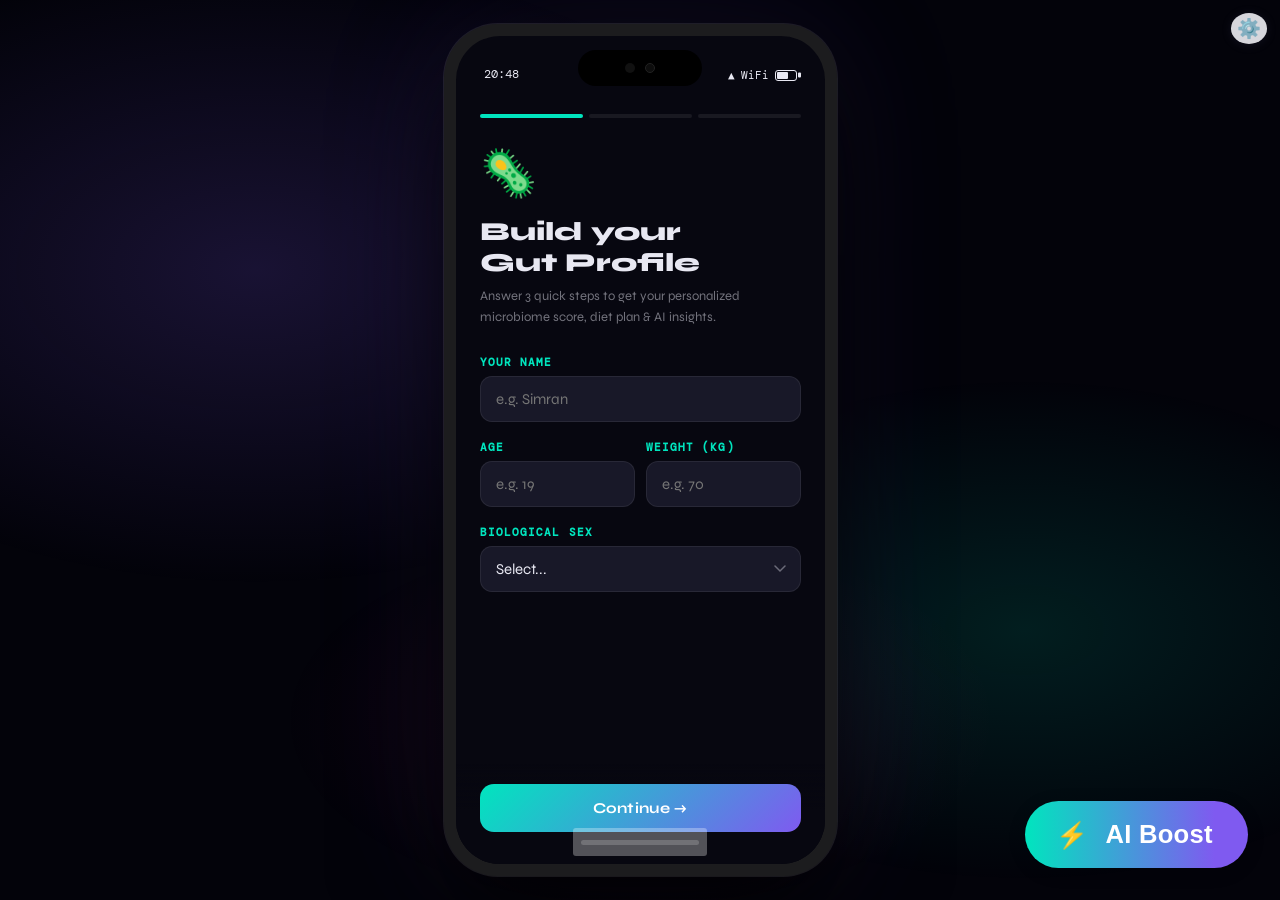
<file: index.html>
<!DOCTYPE html>
<html lang="en">
  <head>
    <meta charset="UTF-8" />
    <meta name="viewport" content="width=device-width, initial-scale=1.0" />
  <title>MicrobiomeX - AI Gut Health & Microbiome Diet App</title>

<meta name="description" content="MicrobiomeX is an AI-powered gut health app that gives personalized microbiome diet plans, food analysis, and health tracking.">

<meta name="keywords" content="gut health app, microbiome app, diet AI, gut microbiome, health tracking app">
    <link
      href="https://fonts.googleapis.com/css2?family=Syne:wght@400;600;700;800&family=DM+Mono:ital,wght@0,400;0,500;1,400&display=swap"
      rel="stylesheet"
    />
   <link rel="stylesheet" href="./css/reset.css">
<link rel="stylesheet" href="./css/phone.css">
<link rel="stylesheet" href="./css/homescreen.css">
<link rel="stylesheet" href="./css/app.css">
<link rel="stylesheet" href="./css/animations.css">
    <style>
      /* Settings modal/panel - minimal, nonintrusive */
      #settingsOverlay {
        position: fixed;
        z-index: 998;
        left: 0;
        top: 0;
        width: 100vw;
        height: 100vh;
        background: rgba(20, 20, 20, 0.3);
        display: none;
        align-items: center;
        justify-content: center;
      }
      #settingsPanel {
        background: #fff;
        color: #191724;
        border-radius: 18px;
        min-width: 270px;
        max-width: 90vw;
        padding: 25px 22px 20px 22px;
        box-shadow: 0 4px 40px rgba(0,0,0,0.14);
        position: relative;
        font-family: inherit;
        font-size: 1.04em;
      }
      #settingsPanel h2 {
        font-size: 1.24em;
        margin: 0 0 12px 0;
        font-weight: 700;
        letter-spacing: 0.01em;
        display: flex;
        align-items: center;
        gap: 0.3em;
      }
      #settingsPanel .settings-row {
        margin-bottom: 16px;
        display: flex;
        align-items: center;
        justify-content: space-between;
        gap: 6px;
      }
      #settingsPanel label {
        font-size: 1em;
        font-weight: 500;
      }
      #settingsPanel .settings-toggle {
        width: 44px;
        height: 24px;
        background: #e2e8f0;
        border-radius: 12px;
        position: relative;
        cursor: pointer;
        transition: background .18s;
      }
      #settingsPanel .settings-toggle.on {
        background: #7f5af0;
      }
      #settingsPanel .settings-toggle-knob {
        width: 20px; height: 20px;
        background: #fff;
        border-radius: 50%;
        position: absolute;
        top: 2px; left: 2px;
        transition: left .18s;
        box-shadow: 0 1px 6px rgba(0,0,0,0.08);
      }
      #settingsPanel .settings-toggle.on .settings-toggle-knob {
        left: 22px;
        background: #f7f7fb;
      }
      #settingsPanel .settings-btn {
        background: #f15151;
        border: none;
        color: #fff;
        padding: 7px 14px;
        border-radius: 7px;
        font-weight: 600;
        cursor: pointer;
        font-size: 1em;
        margin-left: 0;
        transition: background .16s;
      }
      #settingsPanel .settings-btn:hover {
        background: #cc3333;
      }
      #settingsPanel .settings-info {
        font-size: 1em;
        color: #42424a;
      }
      #settingsPanel .close-settings-btn {
        position: absolute;
        right: 10px; top: 12px;
        background: none;
        border: none;
        color: #bbb;
        font-size: 1.5em;
        cursor: pointer;
      }
      body.dark-mode #settingsPanel {
        background: #191824;
        color: #fff;
      }
      body.dark-mode #settingsPanel .settings-info {
        color: #cfcde7;
      }
      /* Floating Quick AI Boost Button */
      #aiQuickActionBtn {
        position: fixed;
        bottom: 32px;
        right: 32px;
        z-index: 1100;
        background: linear-gradient(90deg, #00e5be, #7f5af0 85%);
        color: #fff;
        font-size: 1.6em;
        font-weight: bold;
        box-shadow: 0 4px 18px rgba(0,0,0,0.16);
        border: none;
        border-radius: 50px;
        padding: 0.72em 1.38em 0.72em 1.19em;
        display: flex;
        align-items: center;
        gap: 0.7em;
        cursor: pointer;
        transition: box-shadow .19s;
        letter-spacing: -0.01em;
      }
      #aiQuickActionBtn:hover {
        box-shadow: 0 6px 30px rgba(127,90,240,0.23);
      }
      #aiQuickActionPanel {
        position: fixed;
        bottom: 110px;
        right: 32px;
        z-index: 1101;
        background: #fff;
        color: #232234;
        border-radius: 16px;
        box-shadow: 0 6px 26px rgba(127,90,240,0.17);
        padding: 18px 16px 14px 16px;
        display: none;
        flex-direction: column;
        gap: 13px;
        min-width: 200px;
        animation: fadeInAiPanel .23s;
      }
      @keyframes fadeInAiPanel {
        0% { opacity: 0; transform: translateY(18px);}
        100% { opacity: 1; transform: translateY(0);}
      }
      .quick-ai-btn {
        display: flex;
        align-items: center;
        gap: 0.8em;
        background: #7f5af0;
        color: #fff;
        padding: 8px 15px;
        border-radius: 8px;
        border: none;
        font-size: 1.05em;
        font-weight: 600;
        cursor: pointer;
        box-shadow: 0 2px 8px rgba(127,90,240,0.06);
        transition: background .16s;
      }
      .quick-ai-btn.ai2 {background: #00e5be;}
      .quick-ai-btn.ai3 {background: #ffbe63; color: #232234;}
      .quick-ai-btn:active { filter: brightness(.96);}
      .quick-ai-btn:focus {outline: 2px solid #7f5af0;}
      @media(max-width:570px){
        #aiQuickActionBtn { right: 12px; bottom: 15px;}
        #aiQuickActionPanel { right: 12px; min-width: 170px;}
      }
      /* Daily Gut Tip Banner */
      .gut-tip-banner {
        display: flex;
        align-items: center;
        gap: 0.8em;
        background: linear-gradient(90deg, #fff2b8 30%, #d7fef5 100%);
        color: #383620;
        border-radius: 11px;
        font-size: 1em;
        font-weight: 600;
        margin-bottom: 12px;
        margin-top: 4px;
        padding: 9px 15px 8px 13px;
        box-shadow: 0 1px 5px rgba(243,220,132,0.11);
        position: relative;
      }
      .gut-tip-banner .tip-ico {
        font-size: 1.25em;
      }
      .ai-personality-line {
        font-size: 1.05em;
        color: #785af8;
        font-style: italic;
        margin-bottom: 0.85em;
        font-weight: 600;
        letter-spacing: -0.003em;
        padding-left: 2px;
        display: flex; align-items: center; gap: 7px;
      }
      /* Settings Gear Icon - top right */
      .mini-gear-btn {
        position: absolute;
        top: 13px; 
        right: 13px;
        z-index: 1010;
        background: rgba(249,248,253,0.86);
        border-radius: 50%;
        border: none;
        padding: 4.2px 6.2px 3.8px 6.2px;
        font-size: 1.2em;
        filter: drop-shadow(0 1px 5px rgba(90,90,128,0.18));
        cursor: pointer;
        color: #7f5af0;
        transition: background .18s;
      }
      .mini-gear-btn:hover {
        background: #f4f2fb;
      }
      @media(max-width:450px){
        .mini-gear-btn { right: 7px; top: 7px;}
      }
      /* Scan tab enhancement - Quick Analyze btn + chips */
      #scanQuickAnalyzeBar {
        display: flex;
        gap: 8px;
        margin: 16px 0 11px 0;
        flex-wrap: wrap;
        align-items: center;
      }
      .scan-quick-btn {
        background: #00e5be;
        color: #fff;
        border: none;
        border-radius: 8px;
        padding: 5px 13px 5px 10px;
        font-size: 1em;
        font-weight: 600;
        cursor: pointer;
        display: flex; align-items: center; gap: 7px;
        transition: background .12s;
      }
      .scan-quick-btn.suggestion-chip {
        background: #eef3ff;
        color: #7f5af0;
        font-weight: 500;
        padding: 6px 13px 6px 10px;
      }
      .scan-quick-btn:active { filter:brightness(.95);}
    </style>
  </head>
  <body>
    <!-- Floating AI Quick Action Button & Panel -->
    <button id="aiQuickActionBtn" style="display:none;">
      ⚡
      <span style="font-size:1em;font-weight:700;letter-spacing:0.01em;">AI Boost</span>
    </button>
    <div id="aiQuickActionPanel" style="display:none;">
      <button class="quick-ai-btn ai1" onclick="window._aiQuickAction && _aiQuickAction('improve')">🧠 Improve my gut today</button>
      <button class="quick-ai-btn ai2" onclick="window._aiQuickAction && _aiQuickAction('eatnow')">🍽️ What should I eat now?</button>
      <button class="quick-ai-btn ai3" onclick="window._aiQuickAction && _aiQuickAction('avoid')">⚠️ What should I avoid today?</button>
    </div>
    <!-- Settings Gear (mini, fixed top right on shell) -->
    <button class="mini-gear-btn" id="miniGearSettings" title="App settings" aria-label="App settings" style="display:none;">⚙️</button>
    <div class="phone-frame">
      <div class="phone-screen">
        <div class="dynamic-island">
          <div class="dynamic-island__sensor"></div>
          <div class="dynamic-island__camera"></div>
        </div>

        <div class="status-bar">
          <div id="clock" style="font-family: var(--font-mono)">9:41</div>
          <div class="status-bar__icons">
            <span>▲</span><span>WiFi</span>
            <div class="battery"><div class="battery__fill"></div></div>
          </div>
        </div>

        <div class="app-shell" style="position:relative">
          <!-- ONBOARDING -->
          <div class="onboarding-flow" id="onboarding">
            <!-- ... leave unchanged onboarding steps ... -->
            <!-- (no changes required for onboarding) -->
            <!-- STEP 1 -->
            <div class="onboarding-step is-active" id="step1">
              <div class="onboarding-progress">
                <div class="onboarding-progress__dot is-done"></div>
                <div class="onboarding-progress__dot"></div>
                <div class="onboarding-progress__dot"></div>
              </div>
              <div class="onboarding-emoji">🦠</div>
              <div class="onboarding-title">Build your<br />Gut Profile</div>
              <div class="onboarding-subtitle">
                Answer 3 quick steps to get your personalized microbiome score, diet plan &amp; AI insights.
              </div>
              <div class="form-group">
                <label class="form-label">Your Name</label>
                <input class="form-input" type="text" id="ob-name" placeholder="e.g. Simran" />
              </div>
              <div class="form-row">
                <div class="form-group">
                  <label class="form-label">Age</label>
                  <input class="form-input" type="number" id="ob-age" placeholder="e.g. 19" min="10" max="100" />
                </div>
                <div class="form-group">
                  <label class="form-label">Weight (kg)</label>
                  <input class="form-input" type="number" id="ob-weight" placeholder="e.g. 70" min="30" max="200" />
                </div>
              </div>
              <div class="form-group">
                <label class="form-label">Biological Sex</label>
                <select class="form-input" id="ob-sex">
                  <option value="">Select...</option>
                  <option value="male">Male</option>
                  <option value="female">Female</option>
                  <option value="other">Prefer not to say</option>
                </select>
              </div>
              <div class="onboarding-footer">
                <button class="primary-cta" type="button" data-onboarding-action="step-2">Continue →</button>
              </div>
            </div>
            <!-- STEP 2 and STEP 3 as before, unchanged... -->
            <div class="onboarding-step" id="step2">
              <div class="onboarding-progress">
                <div class="onboarding-progress__dot is-done"></div>
                <div class="onboarding-progress__dot is-done"></div>
                <div class="onboarding-progress__dot"></div>
              </div>
              <div class="onboarding-emoji">🥗</div>
              <div class="onboarding-title">Diet &amp;<br />Health Issues</div>
              <div class="onboarding-subtitle">This helps us accurately predict your gut bacteria composition.</div>
              <div class="form-group">
                <label class="form-label">Primary Diet Type</label>
                <div class="choice-chips" id="dietChips">
                  <div class="choice-chip" data-value="omnivore">🍗 Omnivore</div>
                  <div class="choice-chip" data-value="vegetarian">🥦 Vegetarian</div>
                  <div class="choice-chip" data-value="vegan">🌱 Vegan</div>
                  <div class="choice-chip" data-value="keto">🥩 Keto</div>
                  <div class="choice-chip" data-value="junk">🍔 High Junk</div>
                  <div class="choice-chip" data-value="mediterranean">🫒 Mediterranean</div>
                </div>
              </div>
              <div class="form-group">
                <label class="form-label">Health Issues (select all that apply)</label>
                <div class="choice-chips" id="issueChips">
                  <div class="choice-chip" data-value="bloating">😮‍💨 Bloating</div>
                  <div class="choice-chip" data-value="acne">😖 Acne</div>
                  <div class="choice-chip" data-value="fatigue">😴 Fatigue</div>
                  <div class="choice-chip" data-value="constipation">😣 Constipation</div>
                  <div class="choice-chip" data-value="ibs">🫄 IBS</div>
                  <div class="choice-chip" data-value="anxiety">😰 Anxiety</div>
                  <div class="choice-chip" data-value="reflux">🔥 Acid Reflux</div>
                  <div class="choice-chip" data-value="none">✅ None</div>
                </div>
              </div>
              <div class="onboarding-footer">
                <button class="primary-cta" type="button" data-onboarding-action="step-3">Continue →</button>
              </div>
            </div>
            <div class="onboarding-step" id="step3">
              <div class="onboarding-progress">
                <div class="onboarding-progress__dot is-done"></div>
                <div class="onboarding-progress__dot is-done"></div>
                <div class="onboarding-progress__dot is-done"></div>
              </div>
              <div class="onboarding-emoji">🏃</div>
              <div class="onboarding-title">Lifestyle<br />Habits</div>
              <div class="onboarding-subtitle">Sleep, stress &amp; exercise deeply shape gut microbiome diversity.</div>
              <div class="form-group">
                <label class="form-label">Sleep per Night: <span id="sleepValue">7</span>h</label>
                <input type="range" class="range-input" id="ob-sleep" min="4" max="10" value="7" />
                <div class="range-labels"><span>4h</span><span>7h (ideal)</span><span>10h</span></div>
              </div>
              <div class="form-group">
                <label class="form-label">Exercise Frequency</label>
                <div class="choice-chips" id="exChips">
                  <div class="choice-chip" data-value="none">🛋️ None</div>
                  <div class="choice-chip" data-value="low">🚶 1–2×/wk</div>
                  <div class="choice-chip" data-value="medium">🏃 3–4×/wk</div>
                  <div class="choice-chip" data-value="high">🏋️ 5+/wk</div>
                </div>
              </div>
              <div class="form-group">
                <label class="form-label">Water Intake: <span id="waterValue">6</span> glasses/day</label>
                <input type="range" class="range-input" id="ob-water" min="1" max="12" value="6" />
                <div class="range-labels"><span>1</span><span>6</span><span>12+</span></div>
              </div>
              <div class="form-group">
                <label class="form-label">Stress Level</label>
                <div class="choice-chips" id="stressChips">
                  <div class="choice-chip" data-value="low">😌 Low</div>
                  <div class="choice-chip" data-value="medium">😐 Medium</div>
                  <div class="choice-chip" data-value="high">😤 High</div>
                </div>
              </div>
              <div class="onboarding-footer">
                <button class="primary-cta" type="button" data-onboarding-action="finish">Generate My Profile 🔬</button>
              </div>
            </div>
          </div>

          <!-- MAIN APP -->
          <div class="app-root" id="mainApp" style="display: none; position:relative;">
            <!-- Mini Settings Gear top right (absolutely positioned) -->
            <!-- SHOWN ONLY IF LOGGED IN; handled in JS -->
            <!-- GUT DAILY TIP BANNER (inserted dynamically here in JS) -->
            <div class="app-header">
              <div class="app-header__left">
                <div class="app-header__logo">🦠</div>
                <div class="app-header__title">
                  <h1>MicrobiomeX</h1>
                  <p>GUT HEALTH ANALYTICS</p>
                </div>
              </div>
              <div class="user-badge" id="userChip">—</div>
              <!-- (classic settings button left as fallback, can hide in JS as not needed)-->
              <button id="openSettingsBtn" title="Settings" style="background: none; border: none; font-size: 1.3em; margin-left: 10px; cursor:pointer; color: #888; vertical-align: middle; display:none;" aria-label="Settings">⚙️</button>
            </div>
            <!-- AI PERSONALITY LINE (doctor-like, dynamic) -->
            <div id="aiPersonalityLine" class="ai-personality-line" style="display:none;"><span>🧠</span><span>Analyzing microbiome profile...</span></div>
            <!-- DAILY GUT TIP BANNER -->
            <div id="dailyGutTip" style="display:none"></div>
            <div class="tab-scroll" id="tabBody">
              <!-- HOME -->
              <div class="tab-panel is-active" id="tab-home">
                <div class="score-card">
                  <div class="score-card__label">Microbiome Score</div>
                  <div class="score-card__main">
                    <div class="score-card__value" id="scoreValue">—</div>
                    <div class="score-card__max">/100</div>
                    <div class="score-badge score-badge--fair" id="scoreBadge">—</div>
                  </div>
                  <div class="score-card__description" id="scoreDescription">Analyzing gut profile...</div>
                  <div class="score-progress"><div class="score-progress__bar" id="scoreProgressBar" style="width: 0%"></div></div>
                </div>
                <div class="diversity-card">
                  <div class="donut-wrap">
                    <svg width="94" height="94" viewBox="0 0 100 100">
                      <defs>
                        <linearGradient id="dg" x1="0%" y1="0%" x2="100%" y2="0%">
                          <stop offset="0%" stop-color="#00e5be" />
                          <stop offset="100%" stop-color="#7f5af0" />
                        </linearGradient>
                      </defs>
                      <circle cx="50" cy="50" r="38" fill="none" stroke="rgba(255,255,255,0.05)" stroke-width="10" />
                      <circle
                        id="diversityDonut"
                        cx="50"
                        cy="50"
                        r="38"
                        fill="none"
                        stroke="url(#dg)"
                        stroke-width="10"
                        stroke-dasharray="239"
                        stroke-dashoffset="239"
                        stroke-linecap="round"
                        transform="rotate(-90 50 50)"
                        style="transition: stroke-dashoffset 1.6s ease"
                      />
                    </svg>
                    <div class="donut-center">
                      <div class="donut-center__value" id="diversityPercent">0%</div>
                      <div class="donut-center__label">Diversity</div>
                    </div>
                  </div>
                  <div class="diversity-info">
                    <h3>Species Richness</h3>
                    <p id="speciesEstimate">Calculating species...</p>
                    <div class="tag-row">
                      <span class="tag-pill tag-pill--teal">Firmicutes</span>
                      <span class="tag-pill tag-pill--purple">Bacteroidetes</span>
                      <span class="tag-pill tag-pill--pink">Actino.</span>
                    </div>
                  </div>
                </div>
                <div class="section-title">Top Microbes</div>
                <div class="microbe-list" id="microbeList"></div>
                <div class="section-title">AI Insights</div>
                <div class="insights-list" id="homeInsights"></div>
                <div class="spacer"></div>
              </div>

              <!-- DIET -->
              <div class="tab-panel" id="tab-diet">
                <div class="diet-banner">
                  Personalized for <strong id="dietName">you</strong> based on your gut profile &amp; <strong id="dietType">your diet</strong>.
                </div>
                <div class="diet-section">
                  <div class="diet-section__header">
                    <span class="diet-section__icon">✅</span>
                    <div>
                      <div class="diet-section__title">Eat More</div>
                      <div class="diet-section__subtitle">Great for your gut bacteria</div>
                    </div>
                  </div>
                  <div class="food-grid" id="eatFoods"></div>
                </div>
                <div class="diet-section">
                  <div class="diet-section__header">
                    <span class="diet-section__icon">❌</span>
                    <div>
                      <div class="diet-section__title">Avoid</div>
                      <div class="diet-section__subtitle">Harmful to your microbiome</div>
                    </div>
                  </div>
                  <div class="food-grid" id="avoidFoods"></div>
                </div>
                <div class="diet-section">
                  <div class="diet-section__header">
                    <span class="diet-section__icon">⚠️</span>
                    <div>
                      <div class="diet-section__title">Moderate</div>
                      <div class="diet-section__subtitle">Okay occasionally</div>
                    </div>
                  </div>
                  <div class="food-grid" id="moderateFoods"></div>
                </div>
                <div class="spacer"></div>
              </div>

              <!-- SCAN -->
              <div class="tab-panel" id="tab-scan">
                <div class="scan-area">
                  <span class="scan-area__icon">🍽️</span>
                  <div class="scan-area__title">AI Food Scanner</div>
                  <div class="scan-area__hint">Type any food — AI analyzes it against YOUR specific gut microbiome profile</div>
                </div>
                <!-- Smart "Quick Analyze" with example suggestions -->
                <div id="scanQuickAnalyzeBar">
                  <button class="scan-quick-btn" id="scanQuickAnalyzeBtn">⚡ Quick Analyze</button>
                  <!-- dynamic suggestion chips inserted here -->
                </div>
                <div>
                  <input class="scan-input" type="text" id="foodInput" placeholder="e.g. yogurt, pizza, banana..." />
                  <button class="scan-cta" type="button" id="scanButton">🔍 Analyze for My Gut</button>
                </div>
                <div class="scan-result" id="scanResult">
                  <div class="scan-result__header">
                    <span class="scan-result__food-name" id="scanFoodName"></span>
                    <span class="verdict-pill" id="scanVerdict"></span>
                  </div>
                  <div class="scan-result__analysis" id="scanAnalysis"></div>
                </div>
                <div class="section-title">Recent Scans</div>
                <div id="recentScans" style="display: flex; flex-direction: column; gap: 7px; margin-bottom: 6px"></div>
                <div class="spacer"></div>
              </div>

              <!-- TRACK -->
              <div class="tab-panel" id="tab-track">
                <div class="track-date" id="trackDate">TODAY</div>
                <div class="track-section">
                  <div class="track-label">What did you eat today?</div>
                  <textarea class="form-input" id="mealsInput" placeholder="e.g. oatmeal for breakfast, salad at lunch..." rows="3"></textarea>
                </div>
                <div class="track-section">
                  <div class="track-label">Digestion Status</div>
                  <div class="digestion-grid">
                    <button class="digestion-button" type="button" data-value="Great 😄">Great 😄</button>
                    <button class="digestion-button" type="button" data-value="Normal 😐">Normal 😐</button>
                    <button class="digestion-button" type="button" data-value="Bloated 😮‍💨">Bloated 😮‍💨</button>
                    <button class="digestion-button" type="button" data-value="Gassy 💨">Gassy 💨</button>
                    <button class="digestion-button" type="button" data-value="Constip. 😣">Constip. 😣</button>
                    <button class="digestion-button" type="button" data-value="Crampy 🫄">Crampy 🫄</button>
                  </div>
                </div>
                <div class="track-section">
                  <div class="track-label">Mood Today</div>
                  <div class="mood-grid">
                    <button class="mood-button" type="button" data-value="😄"><div>😄</div><div class="mood-button__label">Great</div></button>
                    <button class="mood-button" type="button" data-value="🙂"><div>🙂</div><div class="mood-button__label">Good</div></button>
                    <button class="mood-button" type="button" data-value="😐"><div>😐</div><div class="mood-button__label">Meh</div></button>
                    <button class="mood-button" type="button" data-value="😔"><div>😔</div><div class="mood-button__label">Low</div></button>
                  </div>
                </div>
                <div class="track-section">
                  <div class="track-label">Water Intake — tap to fill</div>
                  <div class="water-row" id="waterRow"></div>
                </div>
                <button class="save-log-button" type="button" id="saveLogButton">💾 Save Today's Log</button>
                <div class="section-title">Recent Logs</div>
                <div class="log-history" id="logHistory"></div>
                <div class="spacer"></div>
              </div>

              <!-- AI CHAT -->
              <div class="tab-panel" id="tab-ai">
                <div class="chat-intro">
                  <div class="chat-intro__icon">🧠</div>
                  <div class="chat-intro__title">Gut AI Assistant</div>
                  <div class="chat-intro__subtitle" id="chatSubtitle">Ask me anything about your gut health, foods, or symptoms.</div>
                </div>
                <div class="suggestion-list" id="chatSuggestions">
                  <!-- Dynamic/Smart Suggestions inserted here -->
                </div>
                <div class="chat-thread" id="chatThread"></div>
                <div class="chat-input-row">
                  <input class="chat-input" type="text" id="chatInput" placeholder="Ask about your gut..." />
                  <button class="chat-send" type="button" id="sendChatButton">↑</button>
                </div>
                <div class="spacer"></div>
              </div>
              <!-- PROGRESS -->
              <div class="tab-panel" id="tab-prog">
                <div class="improvement-card">
                  <div class="improvement-card__value" id="progressPercent">+0%</div>
                  <div class="improvement-card__label">Projected weekly gut improvement</div>
                </div>
                <div class="section-title">This Week</div>
                <div class="week-row" id="weekRow"></div>
                <div class="stat-grid" id="statGrid"></div>
                <div class="section-title">Milestones</div>
                <div class="milestone-list" id="milestones"></div>
                <div class="spacer"></div>
              </div>
            </div>
            <div class="bottom-nav">
              <div class="bottom-nav__item is-active" data-tab="home"><div class="ico">🏠</div><span>Home</span></div>
              <div class="bottom-nav__item" data-tab="diet"><div class="ico">🥗</div><span>Diet</span></div>
              <div class="bottom-nav__item" data-tab="scan"><div class="ico">📷</div><span>Scan</span></div>
              <div class="bottom-nav__item" data-tab="track"><div class="ico">📅</div><span>Track</span></div>
              <div class="bottom-nav__item" data-tab="ai"><div class="ico">🧠</div><span>AI</span></div>
              <div class="bottom-nav__item" data-tab="prog"><div class="ico">📈</div><span>Progress</span></div>
            </div>
          </div>
        </div>
        <div class="home-indicator"></div>

        <!-- Overlay/Modal for Settings Panel -->
        <div id="settingsOverlay" style="display:none;">
          <div id="settingsPanel">
            <button class="close-settings-btn" id="closeSettingsBtn" aria-label="Close">&times;</button>
            <h2><span>⚙️</span> Settings</h2>
            <div class="settings-row">
              <label for="darkModeToggle">Dark Mode</label>
              <div id="darkModeToggle" class="settings-toggle"><div class="settings-toggle-knob"></div></div>
            </div>
            <div class="settings-row">
              <label>Clear Data</label>
              <button class="settings-btn" id="resetDataBtn">Clear Data</button>
            </div>
            <div class="settings-info">
              <span>MicrobiomeX v1.0</span><br>
              <span>Made with ❤️ for gut health</span>
            </div>
          </div>
        </div>

      </div>
    </div>

    <script src="js/clock.js"></script>
    <script src="js/navigation.js"></script>
    <script src="js/app.js"></script>
    <script>
      /***** MINI SETTINGS GEAR *****/
      document.addEventListener("DOMContentLoaded",function(){
        // Show mini-gear when app loaded
        const showSettings = () => {
          document.getElementById('miniGearSettings').style.display = "";
        };
        showSettings();
        // Click open mini settings
        document.getElementById("miniGearSettings").onclick = function() {
          document.getElementById("settingsOverlay").style.display="flex";
        };
        document.getElementById('closeSettingsBtn').onclick = () => {
          document.getElementById("settingsOverlay").style.display="none";
        };
        // Make overlay close on click outside
        document.getElementById('settingsOverlay').onclick = e => {
          if(e.target===e.currentTarget) document.getElementById("settingsOverlay").style.display="none";
        };
        // Sync dark mode state
        let dark = window.localStorage.getItem('dark-mode')==='1';
        const setDarkMode=(on)=>{
          document.body.classList.toggle('dark-mode',!!on);
        };
        setDarkMode(dark);
        const tgl=document.getElementById('darkModeToggle');
        const updateToggle=()=>{
          if(document.body.classList.contains('dark-mode')){tgl.classList.add('on');}else{tgl.classList.remove('on');}
        };
        updateToggle();
        tgl.onclick=function(){
          dark=!dark;window.localStorage.setItem('dark-mode',dark?'1':'0');
          setDarkMode(dark); updateToggle();
        }
        // Clear Data Button
        document.getElementById('resetDataBtn').onclick=function(){
          if(confirm('Clear all your profile & gut data?')){
            window.localStorage.clear();
            location.reload();
          }
        };
      });

      /***** FLOATING AI QUICK ACTION BUTTON & PANEL *****/
      document.addEventListener("DOMContentLoaded",function(){
        // Only show after onboarding complete
        let btn = document.getElementById('aiQuickActionBtn');
        let panel = document.getElementById('aiQuickActionPanel');
        setTimeout(() => { btn.style.display='flex'; }, 850);
        let open=false;
        btn.onclick=function(){
          open=!open;
          if(open){panel.style.display='flex';}
          else {panel.style.display='none';}
        };
        // Click outside closes panel
        document.addEventListener('click',function(evt){
          if(!btn.contains(evt.target) && !panel.contains(evt.target)){
            open=false; panel.style.display='none';
          }
        });
        // Helper function for demo action
        window._aiQuickAction=function(which){
          panel.style.display='none';open=false;
          // Trigger smart behavior; here, show in chat or insights
          if(which==='improve'){
            // Go to home & highlight tips
            document.querySelector('[data-tab="home"]').click();
            setTimeout(function(){
              let insight=document.getElementById('homeInsights');
              if(insight) insight.innerHTML='<div class="insight-card"><span>🧠</span> Try adding a high-fiber food to boost your score today!</div>';
            }, 350)
          }
          if(which==='eatnow'){
            document.querySelector('[data-tab="diet"]').click();
            setTimeout(function(){
              let eg=document.getElementById('eatFoods');
              if(eg) eg.scrollIntoView({behavior:"smooth"});
            },300);
          }
          if(which==='avoid'){
            document.querySelector('[data-tab="diet"]').click();
            setTimeout(function(){
              let ag=document.getElementById('avoidFoods');
              if(ag) ag.scrollIntoView({behavior:"smooth"});
            },300);
          }
        }
      });

      /***** DAILY GUT TIP BANNER *****/
      document.addEventListener("DOMContentLoaded",function(){
        const dailyTips = [
          "Your gut thrives on fiber. Aim for 25–30g daily—try oats or bananas today.",
          "Fermented foods like yogurt and kimchi boost your microbiome.",
          "Drink at least 6–8 glasses of water for optimal digestion.",
          "Diverse veggies = diverse gut bacteria. Try something new this week.",
          "7–8 hours of sleep helps your gut produce healthy signals.",
          "Cutting down on stress improves your digestion and gut flora.",
          "Moderate exercise keeps gut bacteria happy.",
          "Reduce processed sugars—they hurt helpful gut bacteria.",
          "Coffee and green tea can support some healthy gut microbes.",
          "Adding beans or lentils is great for your gut diversity.",
        ];
        let tip = dailyTips[Math.floor(Math.random()*dailyTips.length)];
        let div = document.getElementById('dailyGutTip');
        div.innerHTML =
          '<div class="gut-tip-banner"><span class="tip-ico">💡</span><div>'+tip+'</div></div>';
        div.style.display='';
      });

      /***** AI PERSONALITY LINE *****/
      document.addEventListener("DOMContentLoaded",function(){
        let pLine = document.getElementById("aiPersonalityLine");
        // Dummy check of user profile: in real app, base on profile
        let issues = (window.localStorage.getItem('gut-issues')||'').toLowerCase();
        let sleep = Number(window.localStorage.getItem('gut-sleep')||'7');
        let stress = (window.localStorage.getItem('gut-stress')||'low');
        let diversity = Number(window.localStorage.getItem('gut-diversity')||60);
        let msg = "Your gut AI is analyzing your microbiome profile…";
        if(issues.includes('bloating')) msg='Low diversity pattern detected: focus on fiber.';
        else if(issues.includes('fatigue')) msg='Gut–energy link: watch for blood sugar swings.';
        else if(stress==='high') msg='High stress pattern detected in gut signals.';
        else if(sleep<6) msg='Low sleep can reduce gut diversity—try 7–8h tonight.';
        else if(diversity>80) msg='Excellent microbiome diversity detected!';
        pLine.style.display='flex'; pLine.children[1].innerText=msg;
      });

      /***** SMART GUT SCORE (formula: sleep, stress, diet, water) *****/
      document.addEventListener("DOMContentLoaded",function(){
        let sleep = Number(window.localStorage.getItem('gut-sleep')||'7');
        let stress = (window.localStorage.getItem('gut-stress')||'low');
        let water = Number(window.localStorage.getItem('gut-water')||'6');
        let diet = (window.localStorage.getItem('gut-diet')||'junk');
        let scoreBase = 65;
        // Simple adjustments
        if(sleep >= 7) scoreBase += 9;
        else if(sleep < 6) scoreBase -= 7;
        if(stress === 'high') scoreBase -= 10;
        else if(stress === 'medium') scoreBase -= 4;
        if(water >= 6) scoreBase += 5;
        else if(water <= 3) scoreBase -= 5;
        if(diet==='vegan'||diet==='mediterranean') scoreBase += 8;
        else if(diet==='omnivore'||diet==='vegetarian') scoreBase += 2;
        else if(diet==='junk') scoreBase -= 10;
        let score = Math.min(99,Math.max(32,scoreBase));
        // Animate in UI
        let v = document.getElementById('scoreValue');
        let badge = document.getElementById('scoreBadge');
        let desc = document.getElementById('scoreDescription');
        let bar = document.getElementById('scoreProgressBar');
        let diversityBar = document.getElementById('diversityDonut');
        let percent = document.getElementById('diversityPercent');
        setTimeout(function(){
          if(v){v.innerText=score;}
          if(badge){
            badge.innerText = 
              score>80? "Excellent":
              score>70? "Good":
              score>60? "Fair":"Low";
            badge.className = "score-badge " + (
              score>80? "score-badge--exc":
              score>70? "score-badge--good":
              score>60? "score-badge--fair":"score-badge--low"
            );
          }
          if(desc){
            desc.innerText = 
              score>80? "Impressive healthy microbiome detected.":
              score>70? "Above average gut health, keep it up!":
              score>60? "Fair gut health. Some improvements needed.":
              "Low gut score, focus on sleep, fiber, water!";
          }
          if(bar){
            bar.style.width = (score) + "%";
          }
          // Diversity ring (simulate link to score)
          if(diversityBar&&percent){
            let perc = Math.floor(score/1.08);
            percent.innerText = perc+"%";
            diversityBar.style.strokeDashoffset = 239-239*(perc/100);
          }
        },900);
      });

      /***** SMART CHAT SUGGESTIONS *****/
      document.addEventListener("DOMContentLoaded",function(){
        let sugBox = document.getElementById('chatSuggestions');
        sugBox.innerHTML='';
        // Read gut issues from localStorage (array of strings, for demo)
        let issues = (window.localStorage.getItem('gut-issues')||'').toLowerCase();
        let suggestions = [];
        if(issues.includes('bloating')){
          suggestions = [
            "💬 Why am I bloated?",
            "💬 Foods to reduce bloating",
            "💬 Gut–brain link to bloating?",
            "💬 Probiotics for bloating?",
          ];
        } else if(issues.includes('fatigue')){
          suggestions = [
            "💬 Why am I tired after eating?",
            "💬 Gut and energy link?",
            "💬 Can diet improve fatigue?",
            "💬 Is coffee bad for my gut?",
          ];
        } else if(issues.includes('constipation')){
          suggestions = [
            "💬 How to relieve constipation?",
            "💬 Gut foods for constipation?",
            "💬 Is fiber always the answer?",
            "💬 Water and gut movement?",
          ];
        } else {
          suggestions = [
            "💬 Best probiotic foods for my gut?",
            "💬 How can I improve my gut score?",
            "💬 Should I eat yogurt daily?",
            "💬 What foods lower inflammation?",
          ];
        }
        suggestions.forEach(function(s){
          let chip = document.createElement('div');
          chip.className='suggestion-chip';
          chip.innerText=s;
          chip.onclick=function() {
            document.getElementById('chatInput').value=
              s.replace(/^💬\s*/,'');
            document.getElementById('chatInput').focus();
          }
          sugBox.appendChild(chip);
        });
      });

      /***** SMART FOOD QUICK SCAN IN SCAN TAB *****/
      document.addEventListener("DOMContentLoaded",function(){
        let bar = document.getElementById('scanQuickAnalyzeBar');
        let inp = document.getElementById('foodInput');
        let sugData = [];
        let diet = (window.localStorage.getItem('gut-diet')||'omnivore');
        // Suggest foods by diet (simple)
        if(diet=='vegan') sugData=["banana","lentils","tofu"];
        else if(diet=='vegetarian') sugData=["yogurt","banana","oats"];
        else if(diet=='keto') sugData=["eggs","avocado","coffee"];
        else if(diet=='junk') sugData=["pizza","burger","french fries"];
        else if(diet=='mediterranean') sugData=["olive oil","hummus","fish"];
        else sugData=["yogurt","banana","coffee"];
        // Place chips
        var n = document.getElementById('scanQuickAnalyzeBtn');
        sugData.forEach(food=>{
          let c = document.createElement('button');
          c.className="scan-quick-btn suggestion-chip";
          c.innerText=food;
          c.onclick=function(){
            inp.value=food;  inp.focus();
          };
          bar.appendChild(c);
        });
        // Quick Analyze puts top food & auto triggers result
        n.onclick = function(){
          inp.value = sugData[0]||'banana';
          document.getElementById('scanButton').click();
        };
      });
    </script>
  </body>
</html>
</file>
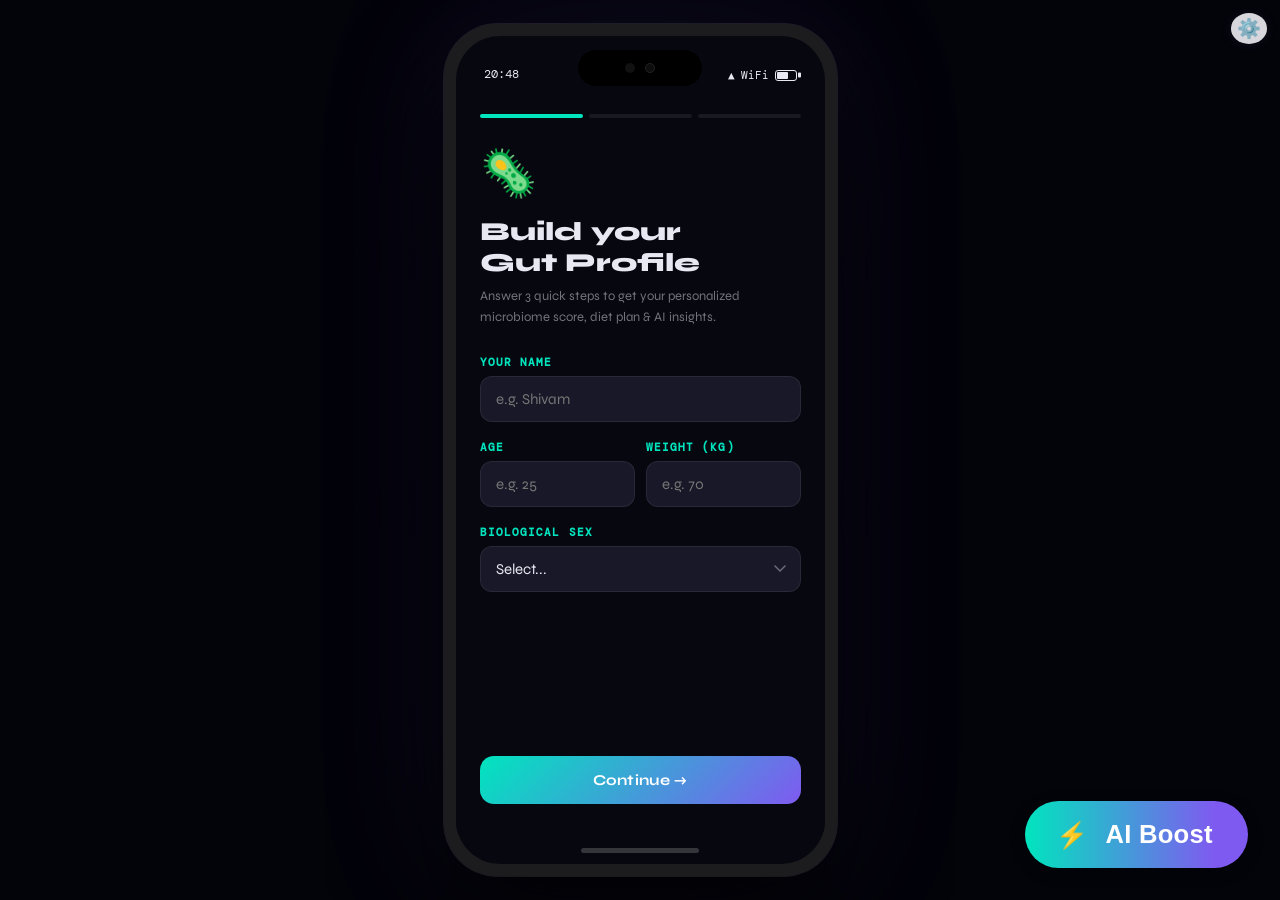
<file: FINAL CODE.HTML>
<!DOCTYPE html>
<html lang="en">
  <head>
    <meta charset="UTF-8" />
    <meta name="viewport" content="width=device-width, initial-scale=1.0" />
    <title>MicrobiomeX</title>
    <link
      href="https://fonts.googleapis.com/css2?family=Syne:wght@400;600;700;800&family=DM+Mono:ital,wght@0,400;0,500;1,400&display=swap"
      rel="stylesheet"
    />
    <link rel="stylesheet" href="../css/app.css" />
    <style>
      /* Settings modal/panel - minimal, nonintrusive */
      #settingsOverlay {
        position: fixed;
        z-index: 998;
        left: 0;
        top: 0;
        width: 100vw;
        height: 100vh;
        background: rgba(20, 20, 20, 0.3);
        display: none;
        align-items: center;
        justify-content: center;
      }
      #settingsPanel {
        background: #fff;
        color: #191724;
        border-radius: 18px;
        min-width: 270px;
        max-width: 90vw;
        padding: 25px 22px 20px 22px;
        box-shadow: 0 4px 40px rgba(0,0,0,0.14);
        position: relative;
        font-family: inherit;
        font-size: 1.04em;
      }
      #settingsPanel h2 {
        font-size: 1.24em;
        margin: 0 0 12px 0;
        font-weight: 700;
        letter-spacing: 0.01em;
        display: flex;
        align-items: center;
        gap: 0.3em;
      }
      #settingsPanel .settings-row {
        margin-bottom: 16px;
        display: flex;
        align-items: center;
        justify-content: space-between;
        gap: 6px;
      }
      #settingsPanel label {
        font-size: 1em;
        font-weight: 500;
      }
      #settingsPanel .settings-toggle {
        width: 44px;
        height: 24px;
        background: #e2e8f0;
        border-radius: 12px;
        position: relative;
        cursor: pointer;
        transition: background .18s;
      }
      #settingsPanel .settings-toggle.on {
        background: #7f5af0;
      }
      #settingsPanel .settings-toggle-knob {
        width: 20px; height: 20px;
        background: #fff;
        border-radius: 50%;
        position: absolute;
        top: 2px; left: 2px;
        transition: left .18s;
        box-shadow: 0 1px 6px rgba(0,0,0,0.08);
      }
      #settingsPanel .settings-toggle.on .settings-toggle-knob {
        left: 22px;
        background: #f7f7fb;
      }
      #settingsPanel .settings-btn {
        background: #f15151;
        border: none;
        color: #fff;
        padding: 7px 14px;
        border-radius: 7px;
        font-weight: 600;
        cursor: pointer;
        font-size: 1em;
        margin-left: 0;
        transition: background .16s;
      }
      #settingsPanel .settings-btn:hover {
        background: #cc3333;
      }
      #settingsPanel .settings-info {
        font-size: 1em;
        color: #42424a;
      }
      #settingsPanel .close-settings-btn {
        position: absolute;
        right: 10px; top: 12px;
        background: none;
        border: none;
        color: #bbb;
        font-size: 1.5em;
        cursor: pointer;
      }
      body.dark-mode #settingsPanel {
        background: #191824;
        color: #fff;
      }
      body.dark-mode #settingsPanel .settings-info {
        color: #cfcde7;
      }
      /* Floating Quick AI Boost Button */
      #aiQuickActionBtn {
        position: fixed;
        bottom: 32px;
        right: 32px;
        z-index: 1100;
        background: linear-gradient(90deg, #00e5be, #7f5af0 85%);
        color: #fff;
        font-size: 1.6em;
        font-weight: bold;
        box-shadow: 0 4px 18px rgba(0,0,0,0.16);
        border: none;
        border-radius: 50px;
        padding: 0.72em 1.38em 0.72em 1.19em;
        display: flex;
        align-items: center;
        gap: 0.7em;
        cursor: pointer;
        transition: box-shadow .19s;
        letter-spacing: -0.01em;
      }
      #aiQuickActionBtn:hover {
        box-shadow: 0 6px 30px rgba(127,90,240,0.23);
      }
      #aiQuickActionPanel {
        position: fixed;
        bottom: 110px;
        right: 32px;
        z-index: 1101;
        background: #fff;
        color: #232234;
        border-radius: 16px;
        box-shadow: 0 6px 26px rgba(127,90,240,0.17);
        padding: 18px 16px 14px 16px;
        display: none;
        flex-direction: column;
        gap: 13px;
        min-width: 200px;
        animation: fadeInAiPanel .23s;
      }
      @keyframes fadeInAiPanel {
        0% { opacity: 0; transform: translateY(18px);}
        100% { opacity: 1; transform: translateY(0);}
      }
      .quick-ai-btn {
        display: flex;
        align-items: center;
        gap: 0.8em;
        background: #7f5af0;
        color: #fff;
        padding: 8px 15px;
        border-radius: 8px;
        border: none;
        font-size: 1.05em;
        font-weight: 600;
        cursor: pointer;
        box-shadow: 0 2px 8px rgba(127,90,240,0.06);
        transition: background .16s;
      }
      .quick-ai-btn.ai2 {background: #00e5be;}
      .quick-ai-btn.ai3 {background: #ffbe63; color: #232234;}
      .quick-ai-btn:active { filter: brightness(.96);}
      .quick-ai-btn:focus {outline: 2px solid #7f5af0;}
      @media(max-width:570px){
        #aiQuickActionBtn { right: 12px; bottom: 15px;}
        #aiQuickActionPanel { right: 12px; min-width: 170px;}
      }
      /* Daily Gut Tip Banner */
      .gut-tip-banner {
        display: flex;
        align-items: center;
        gap: 0.8em;
        background: linear-gradient(90deg, #fff2b8 30%, #d7fef5 100%);
        color: #383620;
        border-radius: 11px;
        font-size: 1em;
        font-weight: 600;
        margin-bottom: 12px;
        margin-top: 4px;
        padding: 9px 15px 8px 13px;
        box-shadow: 0 1px 5px rgba(243,220,132,0.11);
        position: relative;
      }
      .gut-tip-banner .tip-ico {
        font-size: 1.25em;
      }
      .ai-personality-line {
        font-size: 1.05em;
        color: #785af8;
        font-style: italic;
        margin-bottom: 0.85em;
        font-weight: 600;
        letter-spacing: -0.003em;
        padding-left: 2px;
        display: flex; align-items: center; gap: 7px;
      }
      /* Settings Gear Icon - top right */
      .mini-gear-btn {
        position: absolute;
        top: 13px; 
        right: 13px;
        z-index: 1010;
        background: rgba(249,248,253,0.86);
        border-radius: 50%;
        border: none;
        padding: 4.2px 6.2px 3.8px 6.2px;
        font-size: 1.2em;
        filter: drop-shadow(0 1px 5px rgba(90,90,128,0.18));
        cursor: pointer;
        color: #7f5af0;
        transition: background .18s;
      }
      .mini-gear-btn:hover {
        background: #f4f2fb;
      }
      @media(max-width:450px){
        .mini-gear-btn { right: 7px; top: 7px;}
      }
      /* Scan tab enhancement - Quick Analyze btn + chips */
      #scanQuickAnalyzeBar {
        display: flex;
        gap: 8px;
        margin: 16px 0 11px 0;
        flex-wrap: wrap;
        align-items: center;
      }
      .scan-quick-btn {
        background: #00e5be;
        color: #fff;
        border: none;
        border-radius: 8px;
        padding: 5px 13px 5px 10px;
        font-size: 1em;
        font-weight: 600;
        cursor: pointer;
        display: flex; align-items: center; gap: 7px;
        transition: background .12s;
      }
      .scan-quick-btn.suggestion-chip {
        background: #eef3ff;
        color: #7f5af0;
        font-weight: 500;
        padding: 6px 13px 6px 10px;
      }
      .scan-quick-btn:active { filter:brightness(.95);}
    </style>
  </head>
  <body>
    <!-- Floating AI Quick Action Button & Panel -->
    <button id="aiQuickActionBtn" style="display:none;">
      ⚡
      <span style="font-size:1em;font-weight:700;letter-spacing:0.01em;">AI Boost</span>
    </button>
    <div id="aiQuickActionPanel" style="display:none;">
      <button class="quick-ai-btn ai1" onclick="window._aiQuickAction && _aiQuickAction('improve')">🧠 Improve my gut today</button>
      <button class="quick-ai-btn ai2" onclick="window._aiQuickAction && _aiQuickAction('eatnow')">🍽️ What should I eat now?</button>
      <button class="quick-ai-btn ai3" onclick="window._aiQuickAction && _aiQuickAction('avoid')">⚠️ What should I avoid today?</button>
    </div>
    <!-- Settings Gear (mini, fixed top right on shell) -->
    <button class="mini-gear-btn" id="miniGearSettings" title="App settings" aria-label="App settings" style="display:none;">⚙️</button>
    <div class="phone-frame">
      <div class="phone-screen">
        <div class="dynamic-island">
          <div class="dynamic-island__sensor"></div>
          <div class="dynamic-island__camera"></div>
        </div>

        <div class="status-bar">
          <div id="clock" style="font-family: var(--font-mono)">9:41</div>
          <div class="status-bar__icons">
            <span>▲</span><span>WiFi</span>
            <div class="battery"><div class="battery__fill"></div></div>
          </div>
        </div>

        <div class="app-shell" style="position:relative">
          <!-- ONBOARDING -->
          <div class="onboarding-flow" id="onboarding">
            <!-- ... leave unchanged onboarding steps ... -->
            <!-- (no changes required for onboarding) -->
            <!-- STEP 1 -->
            <div class="onboarding-step is-active" id="step1">
              <div class="onboarding-progress">
                <div class="onboarding-progress__dot is-done"></div>
                <div class="onboarding-progress__dot"></div>
                <div class="onboarding-progress__dot"></div>
              </div>
              <div class="onboarding-emoji">🦠</div>
              <div class="onboarding-title">Build your<br />Gut Profile</div>
              <div class="onboarding-subtitle">
                Answer 3 quick steps to get your personalized microbiome score, diet plan &amp; AI insights.
              </div>
              <div class="form-group">
                <label class="form-label">Your Name</label>
                <input class="form-input" type="text" id="ob-name" placeholder="e.g. Shivam" />
              </div>
              <div class="form-row">
                <div class="form-group">
                  <label class="form-label">Age</label>
                  <input class="form-input" type="number" id="ob-age" placeholder="e.g. 25" min="10" max="100" />
                </div>
                <div class="form-group">
                  <label class="form-label">Weight (kg)</label>
                  <input class="form-input" type="number" id="ob-weight" placeholder="e.g. 70" min="30" max="200" />
                </div>
              </div>
              <div class="form-group">
                <label class="form-label">Biological Sex</label>
                <select class="form-input" id="ob-sex">
                  <option value="">Select...</option>
                  <option value="male">Male</option>
                  <option value="female">Female</option>
                  <option value="other">Prefer not to say</option>
                </select>
              </div>
              <div class="onboarding-footer">
                <button class="primary-cta" type="button" data-onboarding-action="step-2">Continue →</button>
              </div>
            </div>
            <!-- STEP 2 and STEP 3 as before, unchanged... -->
            <div class="onboarding-step" id="step2">
              <div class="onboarding-progress">
                <div class="onboarding-progress__dot is-done"></div>
                <div class="onboarding-progress__dot is-done"></div>
                <div class="onboarding-progress__dot"></div>
              </div>
              <div class="onboarding-emoji">🥗</div>
              <div class="onboarding-title">Diet &amp;<br />Health Issues</div>
              <div class="onboarding-subtitle">This helps us accurately predict your gut bacteria composition.</div>
              <div class="form-group">
                <label class="form-label">Primary Diet Type</label>
                <div class="choice-chips" id="dietChips">
                  <div class="choice-chip" data-value="omnivore">🍗 Omnivore</div>
                  <div class="choice-chip" data-value="vegetarian">🥦 Vegetarian</div>
                  <div class="choice-chip" data-value="vegan">🌱 Vegan</div>
                  <div class="choice-chip" data-value="keto">🥩 Keto</div>
                  <div class="choice-chip" data-value="junk">🍔 High Junk</div>
                  <div class="choice-chip" data-value="mediterranean">🫒 Mediterranean</div>
                </div>
              </div>
              <div class="form-group">
                <label class="form-label">Health Issues (select all that apply)</label>
                <div class="choice-chips" id="issueChips">
                  <div class="choice-chip" data-value="bloating">😮‍💨 Bloating</div>
                  <div class="choice-chip" data-value="acne">😖 Acne</div>
                  <div class="choice-chip" data-value="fatigue">😴 Fatigue</div>
                  <div class="choice-chip" data-value="constipation">😣 Constipation</div>
                  <div class="choice-chip" data-value="ibs">🫄 IBS</div>
                  <div class="choice-chip" data-value="anxiety">😰 Anxiety</div>
                  <div class="choice-chip" data-value="reflux">🔥 Acid Reflux</div>
                  <div class="choice-chip" data-value="none">✅ None</div>
                </div>
              </div>
              <div class="onboarding-footer">
                <button class="primary-cta" type="button" data-onboarding-action="step-3">Continue →</button>
              </div>
            </div>
            <div class="onboarding-step" id="step3">
              <div class="onboarding-progress">
                <div class="onboarding-progress__dot is-done"></div>
                <div class="onboarding-progress__dot is-done"></div>
                <div class="onboarding-progress__dot is-done"></div>
              </div>
              <div class="onboarding-emoji">🏃</div>
              <div class="onboarding-title">Lifestyle<br />Habits</div>
              <div class="onboarding-subtitle">Sleep, stress &amp; exercise deeply shape gut microbiome diversity.</div>
              <div class="form-group">
                <label class="form-label">Sleep per Night: <span id="sleepValue">7</span>h</label>
                <input type="range" class="range-input" id="ob-sleep" min="4" max="10" value="7" />
                <div class="range-labels"><span>4h</span><span>7h (ideal)</span><span>10h</span></div>
              </div>
              <div class="form-group">
                <label class="form-label">Exercise Frequency</label>
                <div class="choice-chips" id="exChips">
                  <div class="choice-chip" data-value="none">🛋️ None</div>
                  <div class="choice-chip" data-value="low">🚶 1–2×/wk</div>
                  <div class="choice-chip" data-value="medium">🏃 3–4×/wk</div>
                  <div class="choice-chip" data-value="high">🏋️ 5+/wk</div>
                </div>
              </div>
              <div class="form-group">
                <label class="form-label">Water Intake: <span id="waterValue">6</span> glasses/day</label>
                <input type="range" class="range-input" id="ob-water" min="1" max="12" value="6" />
                <div class="range-labels"><span>1</span><span>6</span><span>12+</span></div>
              </div>
              <div class="form-group">
                <label class="form-label">Stress Level</label>
                <div class="choice-chips" id="stressChips">
                  <div class="choice-chip" data-value="low">😌 Low</div>
                  <div class="choice-chip" data-value="medium">😐 Medium</div>
                  <div class="choice-chip" data-value="high">😤 High</div>
                </div>
              </div>
              <div class="onboarding-footer">
                <button class="primary-cta" type="button" data-onboarding-action="finish">Generate My Profile 🔬</button>
              </div>
            </div>
          </div>

          <!-- MAIN APP -->
          <div class="app-root" id="mainApp" style="display: none; position:relative;">
            <!-- Mini Settings Gear top right (absolutely positioned) -->
            <!-- SHOWN ONLY IF LOGGED IN; handled in JS -->
            <!-- GUT DAILY TIP BANNER (inserted dynamically here in JS) -->
            <div class="app-header">
              <div class="app-header__left">
                <div class="app-header__logo">🦠</div>
                <div class="app-header__title">
                  <h1>MicrobiomeX</h1>
                  <p>GUT HEALTH ANALYTICS</p>
                </div>
              </div>
              <div class="user-badge" id="userChip">—</div>
              <!-- (classic settings button left as fallback, can hide in JS as not needed)-->
              <button id="openSettingsBtn" title="Settings" style="background: none; border: none; font-size: 1.3em; margin-left: 10px; cursor:pointer; color: #888; vertical-align: middle; display:none;" aria-label="Settings">⚙️</button>
            </div>
            <!-- AI PERSONALITY LINE (doctor-like, dynamic) -->
            <div id="aiPersonalityLine" class="ai-personality-line" style="display:none;"><span>🧠</span><span>Analyzing microbiome profile...</span></div>
            <!-- DAILY GUT TIP BANNER -->
            <div id="dailyGutTip" style="display:none"></div>
            <div class="tab-scroll" id="tabBody">
              <!-- HOME -->
              <div class="tab-panel is-active" id="tab-home">
                <div class="score-card">
                  <div class="score-card__label">Microbiome Score</div>
                  <div class="score-card__main">
                    <div class="score-card__value" id="scoreValue">—</div>
                    <div class="score-card__max">/100</div>
                    <div class="score-badge score-badge--fair" id="scoreBadge">—</div>
                  </div>
                  <div class="score-card__description" id="scoreDescription">Analyzing gut profile...</div>
                  <div class="score-progress"><div class="score-progress__bar" id="scoreProgressBar" style="width: 0%"></div></div>
                </div>
                <div class="diversity-card">
                  <div class="donut-wrap">
                    <svg width="94" height="94" viewBox="0 0 100 100">
                      <defs>
                        <linearGradient id="dg" x1="0%" y1="0%" x2="100%" y2="0%">
                          <stop offset="0%" stop-color="#00e5be" />
                          <stop offset="100%" stop-color="#7f5af0" />
                        </linearGradient>
                      </defs>
                      <circle cx="50" cy="50" r="38" fill="none" stroke="rgba(255,255,255,0.05)" stroke-width="10" />
                      <circle
                        id="diversityDonut"
                        cx="50"
                        cy="50"
                        r="38"
                        fill="none"
                        stroke="url(#dg)"
                        stroke-width="10"
                        stroke-dasharray="239"
                        stroke-dashoffset="239"
                        stroke-linecap="round"
                        transform="rotate(-90 50 50)"
                        style="transition: stroke-dashoffset 1.6s ease"
                      />
                    </svg>
                    <div class="donut-center">
                      <div class="donut-center__value" id="diversityPercent">0%</div>
                      <div class="donut-center__label">Diversity</div>
                    </div>
                  </div>
                  <div class="diversity-info">
                    <h3>Species Richness</h3>
                    <p id="speciesEstimate">Calculating species...</p>
                    <div class="tag-row">
                      <span class="tag-pill tag-pill--teal">Firmicutes</span>
                      <span class="tag-pill tag-pill--purple">Bacteroidetes</span>
                      <span class="tag-pill tag-pill--pink">Actino.</span>
                    </div>
                  </div>
                </div>
                <div class="section-title">Top Microbes</div>
                <div class="microbe-list" id="microbeList"></div>
                <div class="section-title">AI Insights</div>
                <div class="insights-list" id="homeInsights"></div>
                <div class="spacer"></div>
              </div>

              <!-- DIET -->
              <div class="tab-panel" id="tab-diet">
                <div class="diet-banner">
                  Personalized for <strong id="dietName">you</strong> based on your gut profile &amp; <strong id="dietType">your diet</strong>.
                </div>
                <div class="diet-section">
                  <div class="diet-section__header">
                    <span class="diet-section__icon">✅</span>
                    <div>
                      <div class="diet-section__title">Eat More</div>
                      <div class="diet-section__subtitle">Great for your gut bacteria</div>
                    </div>
                  </div>
                  <div class="food-grid" id="eatFoods"></div>
                </div>
                <div class="diet-section">
                  <div class="diet-section__header">
                    <span class="diet-section__icon">❌</span>
                    <div>
                      <div class="diet-section__title">Avoid</div>
                      <div class="diet-section__subtitle">Harmful to your microbiome</div>
                    </div>
                  </div>
                  <div class="food-grid" id="avoidFoods"></div>
                </div>
                <div class="diet-section">
                  <div class="diet-section__header">
                    <span class="diet-section__icon">⚠️</span>
                    <div>
                      <div class="diet-section__title">Moderate</div>
                      <div class="diet-section__subtitle">Okay occasionally</div>
                    </div>
                  </div>
                  <div class="food-grid" id="moderateFoods"></div>
                </div>
                <div class="spacer"></div>
              </div>

              <!-- SCAN -->
              <div class="tab-panel" id="tab-scan">
                <div class="scan-area">
                  <span class="scan-area__icon">🍽️</span>
                  <div class="scan-area__title">AI Food Scanner</div>
                  <div class="scan-area__hint">Type any food — AI analyzes it against YOUR specific gut microbiome profile</div>
                </div>
                <!-- Smart "Quick Analyze" with example suggestions -->
                <div id="scanQuickAnalyzeBar">
                  <button class="scan-quick-btn" id="scanQuickAnalyzeBtn">⚡ Quick Analyze</button>
                  <!-- dynamic suggestion chips inserted here -->
                </div>
                <div>
                  <input class="scan-input" type="text" id="foodInput" placeholder="e.g. yogurt, pizza, banana..." />
                  <button class="scan-cta" type="button" id="scanButton">🔍 Analyze for My Gut</button>
                </div>
                <div class="scan-result" id="scanResult">
                  <div class="scan-result__header">
                    <span class="scan-result__food-name" id="scanFoodName"></span>
                    <span class="verdict-pill" id="scanVerdict"></span>
                  </div>
                  <div class="scan-result__analysis" id="scanAnalysis"></div>
                </div>
                <div class="section-title">Recent Scans</div>
                <div id="recentScans" style="display: flex; flex-direction: column; gap: 7px; margin-bottom: 6px"></div>
                <div class="spacer"></div>
              </div>

              <!-- TRACK -->
              <div class="tab-panel" id="tab-track">
                <div class="track-date" id="trackDate">TODAY</div>
                <div class="track-section">
                  <div class="track-label">What did you eat today?</div>
                  <textarea class="form-input" id="mealsInput" placeholder="e.g. oatmeal for breakfast, salad at lunch..." rows="3"></textarea>
                </div>
                <div class="track-section">
                  <div class="track-label">Digestion Status</div>
                  <div class="digestion-grid">
                    <button class="digestion-button" type="button" data-value="Great 😄">Great 😄</button>
                    <button class="digestion-button" type="button" data-value="Normal 😐">Normal 😐</button>
                    <button class="digestion-button" type="button" data-value="Bloated 😮‍💨">Bloated 😮‍💨</button>
                    <button class="digestion-button" type="button" data-value="Gassy 💨">Gassy 💨</button>
                    <button class="digestion-button" type="button" data-value="Constip. 😣">Constip. 😣</button>
                    <button class="digestion-button" type="button" data-value="Crampy 🫄">Crampy 🫄</button>
                  </div>
                </div>
                <div class="track-section">
                  <div class="track-label">Mood Today</div>
                  <div class="mood-grid">
                    <button class="mood-button" type="button" data-value="😄"><div>😄</div><div class="mood-button__label">Great</div></button>
                    <button class="mood-button" type="button" data-value="🙂"><div>🙂</div><div class="mood-button__label">Good</div></button>
                    <button class="mood-button" type="button" data-value="😐"><div>😐</div><div class="mood-button__label">Meh</div></button>
                    <button class="mood-button" type="button" data-value="😔"><div>😔</div><div class="mood-button__label">Low</div></button>
                  </div>
                </div>
                <div class="track-section">
                  <div class="track-label">Water Intake — tap to fill</div>
                  <div class="water-row" id="waterRow"></div>
                </div>
                <button class="save-log-button" type="button" id="saveLogButton">💾 Save Today's Log</button>
                <div class="section-title">Recent Logs</div>
                <div class="log-history" id="logHistory"></div>
                <div class="spacer"></div>
              </div>

              <!-- AI CHAT -->
              <div class="tab-panel" id="tab-ai">
                <div class="chat-intro">
                  <div class="chat-intro__icon">🧠</div>
                  <div class="chat-intro__title">Gut AI Assistant</div>
                  <div class="chat-intro__subtitle" id="chatSubtitle">Ask me anything about your gut health, foods, or symptoms.</div>
                </div>
                <div class="suggestion-list" id="chatSuggestions">
                  <!-- Dynamic/Smart Suggestions inserted here -->
                </div>
                <div class="chat-thread" id="chatThread"></div>
                <div class="chat-input-row">
                  <input class="chat-input" type="text" id="chatInput" placeholder="Ask about your gut..." />
                  <button class="chat-send" type="button" id="sendChatButton">↑</button>
                </div>
                <div class="spacer"></div>
              </div>
              <!-- PROGRESS -->
              <div class="tab-panel" id="tab-prog">
                <div class="improvement-card">
                  <div class="improvement-card__value" id="progressPercent">+0%</div>
                  <div class="improvement-card__label">Projected weekly gut improvement</div>
                </div>
                <div class="section-title">This Week</div>
                <div class="week-row" id="weekRow"></div>
                <div class="stat-grid" id="statGrid"></div>
                <div class="section-title">Milestones</div>
                <div class="milestone-list" id="milestones"></div>
                <div class="spacer"></div>
              </div>
            </div>
            <div class="bottom-nav">
              <div class="bottom-nav__item is-active" data-tab="home"><div class="ico">🏠</div><span>Home</span></div>
              <div class="bottom-nav__item" data-tab="diet"><div class="ico">🥗</div><span>Diet</span></div>
              <div class="bottom-nav__item" data-tab="scan"><div class="ico">📷</div><span>Scan</span></div>
              <div class="bottom-nav__item" data-tab="track"><div class="ico">📅</div><span>Track</span></div>
              <div class="bottom-nav__item" data-tab="ai"><div class="ico">🧠</div><span>AI</span></div>
              <div class="bottom-nav__item" data-tab="prog"><div class="ico">📈</div><span>Progress</span></div>
            </div>
          </div>
        </div>
        <div class="home-indicator"></div>

        <!-- Overlay/Modal for Settings Panel -->
        <div id="settingsOverlay" style="display:none;">
          <div id="settingsPanel">
            <button class="close-settings-btn" id="closeSettingsBtn" aria-label="Close">&times;</button>
            <h2><span>⚙️</span> Settings</h2>
            <div class="settings-row">
              <label for="darkModeToggle">Dark Mode</label>
              <div id="darkModeToggle" class="settings-toggle"><div class="settings-toggle-knob"></div></div>
            </div>
            <div class="settings-row">
              <label>Clear Data</label>
              <button class="settings-btn" id="resetDataBtn">Clear Data</button>
            </div>
            <div class="settings-info">
              <span>MicrobiomeX v1.0</span><br>
              <span>Made with ❤️ for gut health</span>
            </div>
          </div>
        </div>

      </div>
    </div>

    <script src="../js/app.js"></script>
    <script>
      /***** MINI SETTINGS GEAR *****/
      document.addEventListener("DOMContentLoaded",function(){
        // Show mini-gear when app loaded
        const showSettings = () => {
          document.getElementById('miniGearSettings').style.display = "";
        };
        showSettings();
        // Click open mini settings
        document.getElementById("miniGearSettings").onclick = function() {
          document.getElementById("settingsOverlay").style.display="flex";
        };
        document.getElementById('closeSettingsBtn').onclick = () => {
          document.getElementById("settingsOverlay").style.display="none";
        };
        // Make overlay close on click outside
        document.getElementById('settingsOverlay').onclick = e => {
          if(e.target===e.currentTarget) document.getElementById("settingsOverlay").style.display="none";
        };
        // Sync dark mode state
        let dark = window.localStorage.getItem('dark-mode')==='1';
        const setDarkMode=(on)=>{
          document.body.classList.toggle('dark-mode',!!on);
        };
        setDarkMode(dark);
        const tgl=document.getElementById('darkModeToggle');
        const updateToggle=()=>{
          if(document.body.classList.contains('dark-mode')){tgl.classList.add('on');}else{tgl.classList.remove('on');}
        };
        updateToggle();
        tgl.onclick=function(){
          dark=!dark;window.localStorage.setItem('dark-mode',dark?'1':'0');
          setDarkMode(dark); updateToggle();
        }
        // Clear Data Button
        document.getElementById('resetDataBtn').onclick=function(){
          if(confirm('Clear all your profile & gut data?')){
            window.localStorage.clear();
            location.reload();
          }
        };
      });

      /***** FLOATING AI QUICK ACTION BUTTON & PANEL *****/
      document.addEventListener("DOMContentLoaded",function(){
        // Only show after onboarding complete
        let btn = document.getElementById('aiQuickActionBtn');
        let panel = document.getElementById('aiQuickActionPanel');
        setTimeout(() => { btn.style.display='flex'; }, 850);
        let open=false;
        btn.onclick=function(){
          open=!open;
          if(open){panel.style.display='flex';}
          else {panel.style.display='none';}
        };
        // Click outside closes panel
        document.addEventListener('click',function(evt){
          if(!btn.contains(evt.target) && !panel.contains(evt.target)){
            open=false; panel.style.display='none';
          }
        });
        // Helper function for demo action
        window._aiQuickAction=function(which){
          panel.style.display='none';open=false;
          // Trigger smart behavior; here, show in chat or insights
          if(which==='improve'){
            // Go to home & highlight tips
            document.querySelector('[data-tab="home"]').click();
            setTimeout(function(){
              let insight=document.getElementById('homeInsights');
              if(insight) insight.innerHTML='<div class="insight-card"><span>🧠</span> Try adding a high-fiber food to boost your score today!</div>';
            }, 350)
          }
          if(which==='eatnow'){
            document.querySelector('[data-tab="diet"]').click();
            setTimeout(function(){
              let eg=document.getElementById('eatFoods');
              if(eg) eg.scrollIntoView({behavior:"smooth"});
            },300);
          }
          if(which==='avoid'){
            document.querySelector('[data-tab="diet"]').click();
            setTimeout(function(){
              let ag=document.getElementById('avoidFoods');
              if(ag) ag.scrollIntoView({behavior:"smooth"});
            },300);
          }
        }
      });

      /***** DAILY GUT TIP BANNER *****/
      document.addEventListener("DOMContentLoaded",function(){
        const dailyTips = [
          "Your gut thrives on fiber. Aim for 25–30g daily—try oats or bananas today.",
          "Fermented foods like yogurt and kimchi boost your microbiome.",
          "Drink at least 6–8 glasses of water for optimal digestion.",
          "Diverse veggies = diverse gut bacteria. Try something new this week.",
          "7–8 hours of sleep helps your gut produce healthy signals.",
          "Cutting down on stress improves your digestion and gut flora.",
          "Moderate exercise keeps gut bacteria happy.",
          "Reduce processed sugars—they hurt helpful gut bacteria.",
          "Coffee and green tea can support some healthy gut microbes.",
          "Adding beans or lentils is great for your gut diversity.",
        ];
        let tip = dailyTips[Math.floor(Math.random()*dailyTips.length)];
        let div = document.getElementById('dailyGutTip');
        div.innerHTML =
          '<div class="gut-tip-banner"><span class="tip-ico">💡</span><div>'+tip+'</div></div>';
        div.style.display='';
      });

      /***** AI PERSONALITY LINE *****/
      document.addEventListener("DOMContentLoaded",function(){
        let pLine = document.getElementById("aiPersonalityLine");
        // Dummy check of user profile: in real app, base on profile
        let issues = (window.localStorage.getItem('gut-issues')||'').toLowerCase();
        let sleep = Number(window.localStorage.getItem('gut-sleep')||'7');
        let stress = (window.localStorage.getItem('gut-stress')||'low');
        let diversity = Number(window.localStorage.getItem('gut-diversity')||60);
        let msg = "Your gut AI is analyzing your microbiome profile…";
        if(issues.includes('bloating')) msg='Low diversity pattern detected: focus on fiber.';
        else if(issues.includes('fatigue')) msg='Gut–energy link: watch for blood sugar swings.';
        else if(stress==='high') msg='High stress pattern detected in gut signals.';
        else if(sleep<6) msg='Low sleep can reduce gut diversity—try 7–8h tonight.';
        else if(diversity>80) msg='Excellent microbiome diversity detected!';
        pLine.style.display='flex'; pLine.children[1].innerText=msg;
      });

      /***** SMART GUT SCORE (formula: sleep, stress, diet, water) *****/
      document.addEventListener("DOMContentLoaded",function(){
        let sleep = Number(window.localStorage.getItem('gut-sleep')||'7');
        let stress = (window.localStorage.getItem('gut-stress')||'low');
        let water = Number(window.localStorage.getItem('gut-water')||'6');
        let diet = (window.localStorage.getItem('gut-diet')||'junk');
        let scoreBase = 65;
        // Simple adjustments
        if(sleep >= 7) scoreBase += 9;
        else if(sleep < 6) scoreBase -= 7;
        if(stress === 'high') scoreBase -= 10;
        else if(stress === 'medium') scoreBase -= 4;
        if(water >= 6) scoreBase += 5;
        else if(water <= 3) scoreBase -= 5;
        if(diet==='vegan'||diet==='mediterranean') scoreBase += 8;
        else if(diet==='omnivore'||diet==='vegetarian') scoreBase += 2;
        else if(diet==='junk') scoreBase -= 10;
        let score = Math.min(99,Math.max(32,scoreBase));
        // Animate in UI
        let v = document.getElementById('scoreValue');
        let badge = document.getElementById('scoreBadge');
        let desc = document.getElementById('scoreDescription');
        let bar = document.getElementById('scoreProgressBar');
        let diversityBar = document.getElementById('diversityDonut');
        let percent = document.getElementById('diversityPercent');
        setTimeout(function(){
          if(v){v.innerText=score;}
          if(badge){
            badge.innerText = 
              score>80? "Excellent":
              score>70? "Good":
              score>60? "Fair":"Low";
            badge.className = "score-badge " + (
              score>80? "score-badge--exc":
              score>70? "score-badge--good":
              score>60? "score-badge--fair":"score-badge--low"
            );
          }
          if(desc){
            desc.innerText = 
              score>80? "Impressive healthy microbiome detected.":
              score>70? "Above average gut health, keep it up!":
              score>60? "Fair gut health. Some improvements needed.":
              "Low gut score, focus on sleep, fiber, water!";
          }
          if(bar){
            bar.style.width = (score) + "%";
          }
          // Diversity ring (simulate link to score)
          if(diversityBar&&percent){
            let perc = Math.floor(score/1.08);
            percent.innerText = perc+"%";
            diversityBar.style.strokeDashoffset = 239-239*(perc/100);
          }
        },900);
      });

      /***** SMART CHAT SUGGESTIONS *****/
      document.addEventListener("DOMContentLoaded",function(){
        let sugBox = document.getElementById('chatSuggestions');
        sugBox.innerHTML='';
        // Read gut issues from localStorage (array of strings, for demo)
        let issues = (window.localStorage.getItem('gut-issues')||'').toLowerCase();
        let suggestions = [];
        if(issues.includes('bloating')){
          suggestions = [
            "💬 Why am I bloated?",
            "💬 Foods to reduce bloating",
            "💬 Gut–brain link to bloating?",
            "💬 Probiotics for bloating?",
          ];
        } else if(issues.includes('fatigue')){
          suggestions = [
            "💬 Why am I tired after eating?",
            "💬 Gut and energy link?",
            "💬 Can diet improve fatigue?",
            "💬 Is coffee bad for my gut?",
          ];
        } else if(issues.includes('constipation')){
          suggestions = [
            "💬 How to relieve constipation?",
            "💬 Gut foods for constipation?",
            "💬 Is fiber always the answer?",
            "💬 Water and gut movement?",
          ];
        } else {
          suggestions = [
            "💬 Best probiotic foods for my gut?",
            "💬 How can I improve my gut score?",
            "💬 Should I eat yogurt daily?",
            "💬 What foods lower inflammation?",
          ];
        }
        suggestions.forEach(function(s){
          let chip = document.createElement('div');
          chip.className='suggestion-chip';
          chip.innerText=s;
          chip.onclick=function() {
            document.getElementById('chatInput').value=
              s.replace(/^💬\s*/,'');
            document.getElementById('chatInput').focus();
          }
          sugBox.appendChild(chip);
        });
      });

      /***** SMART FOOD QUICK SCAN IN SCAN TAB *****/
      document.addEventListener("DOMContentLoaded",function(){
        let bar = document.getElementById('scanQuickAnalyzeBar');
        let inp = document.getElementById('foodInput');
        let sugData = [];
        let diet = (window.localStorage.getItem('gut-diet')||'omnivore');
        // Suggest foods by diet (simple)
        if(diet=='vegan') sugData=["banana","lentils","tofu"];
        else if(diet=='vegetarian') sugData=["yogurt","banana","oats"];
        else if(diet=='keto') sugData=["eggs","avocado","coffee"];
        else if(diet=='junk') sugData=["pizza","burger","french fries"];
        else if(diet=='mediterranean') sugData=["olive oil","hummus","fish"];
        else sugData=["yogurt","banana","coffee"];
        // Place chips
        var n = document.getElementById('scanQuickAnalyzeBtn');
        sugData.forEach(food=>{
          let c = document.createElement('button');
          c.className="scan-quick-btn suggestion-chip";
          c.innerText=food;
          c.onclick=function(){
            inp.value=food;  inp.focus();
          };
          bar.appendChild(c);
        });
        // Quick Analyze puts top food & auto triggers result
        n.onclick = function(){
          inp.value = sugData[0]||'banana';
          document.getElementById('scanButton').click();
        };
      });
    </script>
  </body>
</html>
</file>
<file: css/phone.css>
/* ─────────────────────────────────────────
   css/phone.css  —  iPhone shell & chrome
───────────────────────────────────────── */

/* ── Phone outer shell ── */
.phone {
  position: relative;
  width:  var(--phone-w);
  height: var(--phone-h);
  background: linear-gradient(160deg, #1a1a2e 0%, #0f0f1a 60%, #111128 100%);
  border-radius: 54px;
  box-shadow:
    0 0 0 1px  rgba(255,255,255,0.08),
    0 0 0 11px #111,
    0 0 0 13px rgba(255,255,255,0.04),
    0 40px 80px rgba(0,0,0,0.8),
    inset 0 1px 0 rgba(255,255,255,0.12);
  overflow: hidden;
  z-index: 1;
  flex-shrink: 0;
}

/* Left side buttons (volume up / down / silent) */
.phone::before {
  content: '';
  position: absolute;
  top: 130px;
  left: -13px;
  width: 4px;
  height: 36px;
  background: #1e1e2e;
  border-radius: 2px 0 0 2px;
  box-shadow: 0 48px 0 #1e1e2e, 0 90px 0 #1e1e2e;
}

/* Right side power button */
.phone::after {
  content: '';
  position: absolute;
  top: 180px;
  right: -13px;
  width: 4px;
  height: 68px;
  background: #1e1e2e;
  border-radius: 0 2px 2px 0;
}

/* ── Screen ── */
.screen {
  position: absolute;
  inset: 0;
  border-radius: 54px;
  overflow: hidden;
}

/* ── Dynamic Island ── */
.dynamic-island {
  position: absolute;
  top: 14px;
  left: 50%;
  transform: translateX(-50%);
  width: 120px;
  height: 36px;
  background: #000;
  border-radius: 20px;
  z-index: 100;
  display: flex;
  align-items: center;
  justify-content: center;
  gap: 8px;
  transition: all 0.4s cubic-bezier(0.34,1.56,0.64,1);
}

.di-camera {
  width: 10px;
  height: 10px;
  background: #111;
  border-radius: 50%;
  border: 2px solid #222;
}

.di-sensor {
  width: 10px;
  height: 10px;
  background: radial-gradient(circle at 40% 40%, #1a2a1a, #0a1a0a);
  border-radius: 50%;
}

/* ── Status Bar ── */
.statusbar {
  position: absolute;
  top: 0;
  left: 0;
  right: 0;
  height: 58px;
  display: flex;
  align-items: flex-end;
  justify-content: space-between;
  padding: 0 26px 8px;
  z-index: 99;
  font-size: 13px;
  font-weight: 600;
  color: #fff;
  font-family: 'DM Mono', monospace;
}

.status-time {
  font-size: 16px;
  font-weight: 700;
  letter-spacing: -0.5px;
}

.status-icons {
  display: flex;
  align-items: center;
  gap: 6px;
  font-size: 11px;
}

.battery {
  width: 22px;
  height: 12px;
  border: 1.5px solid rgba(255,255,255,0.6);
  border-radius: 3px;
  position: relative;
  padding: 2px;
}

.battery::after {
  content: '';
  position: absolute;
  right: -4px;
  top: 3px;
  width: 3px;
  height: 6px;
  background: rgba(255,255,255,0.6);
  border-radius: 0 2px 2px 0;
}

.bat-fill {
  height: 100%;
  width: 70%;
  background: #fff;
  border-radius: 1px;
}

/* ── Home Indicator ── */
.home-indicator {
  position: absolute;
  bottom: 8px;
  left: 50%;
  transform: translateX(-50%);
  width: 134px;
  height: 5px;
  background: rgba(255,255,255,0.3);
  border-radius: 3px;
  z-index: 200;
}
</file>
<file: css/homescreen.css>
/* ─────────────────────────────────────────
   css/homescreen.css  —  iOS Home Screen
───────────────────────────────────────── */

/* ── Base ── */
.homescreen {
  position: absolute;
  inset: 0;
  background: linear-gradient(180deg, #090918 0%, #0d0d20 50%, #060610 100%);
  display: flex;
  flex-direction: column;
  padding-top: 58px;
  transition: opacity 0.5s ease, transform 0.5s ease;
}

.homescreen.hidden {
  opacity: 0;
  transform: scale(1.05);
  pointer-events: none;
}

/* ── Wallpaper orbs ── */
.wallpaper {
  position: absolute;
  inset: 0;
  overflow: hidden;
  pointer-events: none;
}

.wp-orb {
  position: absolute;
  border-radius: 50%;
  filter: blur(60px);
  opacity: 0.25;
}

.orb-1 { width:300px; height:300px; background:#7f5af0; top:-60px;   left:-60px;  }
.orb-2 { width:250px; height:250px; background:#00e5be; bottom:80px;  right:-60px; }
.orb-3 { width:200px; height:200px; background:#f72585; bottom:200px; left:30px;   }

/* ── Date Widget ── */
.date-widget {
  text-align: center;
  padding: 30px 0 20px;
  z-index: 2;
  animation: fadeDown 0.6s ease both;
}

.date-widget .day {
  font-size: 13px;
  color: rgba(255,255,255,0.5);
  letter-spacing: 3px;
  text-transform: uppercase;
  font-weight: 600;
}

.date-widget .date-num {
  font-size: 72px;
  font-weight: 800;
  color: #fff;
  line-height: 1;
  letter-spacing: -3px;
  margin: 4px 0;
}

.date-widget .month {
  font-size: 14px;
  color: rgba(255,255,255,0.4);
  letter-spacing: 2px;
  text-transform: uppercase;
}

/* ── App Grid ── */
.app-grid {
  display: grid;
  grid-template-columns: repeat(4, 1fr);
  gap: 12px;
  padding: 10px 20px;
  z-index: 2;
  flex: 1;
}

/* ── Generic App Icon ── */
.app-icon {
  display: flex;
  flex-direction: column;
  align-items: center;
  gap: 7px;
  cursor: pointer;
  animation: fadeUp 0.5s ease both;
  -webkit-tap-highlight-color: transparent;
}

/* Stagger grid children */
.app-icon:nth-child(1) { animation-delay: 0.05s; }
.app-icon:nth-child(2) { animation-delay: 0.10s; }
.app-icon:nth-child(3) { animation-delay: 0.15s; }
.app-icon:nth-child(4) { animation-delay: 0.20s; }
.app-icon:nth-child(6) { animation-delay: 0.30s; }
.app-icon:nth-child(7) { animation-delay: 0.35s; }
.app-icon:nth-child(8) { animation-delay: 0.40s; }

.icon-wrap {
  width: 68px;
  height: 68px;
  border-radius: 18px;
  display: flex;
  align-items: center;
  justify-content: center;
  font-size: 30px;
  box-shadow: 0 4px 20px rgba(0,0,0,0.4);
  transition: transform 0.15s, box-shadow 0.15s;
  position: relative;
  overflow: hidden;
}

/* Glass sheen */
.icon-wrap::after {
  content: '';
  position: absolute;
  inset: 0;
  background: linear-gradient(135deg, rgba(255,255,255,0.15) 0%, transparent 50%);
  border-radius: inherit;
  pointer-events: none;
}

.icon-wrap:active { transform: scale(0.88); }

.app-label {
  font-size: 11px;
  color: rgba(255,255,255,0.85);
  text-align: center;
  font-weight: 600;
  letter-spacing: 0.2px;
  line-height: 1.2;
  text-shadow: 0 1px 4px rgba(0,0,0,0.8);
}

/* Icon colour themes */
.icon-health .icon-wrap  { background: linear-gradient(135deg, #ff6b6b, #ee0979); }
.icon-lab    .icon-wrap  { background: linear-gradient(135deg, #4facfe, #00f2fe); }
.icon-dna    .icon-wrap  { background: linear-gradient(135deg, #43e97b, #38f9d7); }
.icon-map    .icon-wrap  { background: linear-gradient(135deg, #fa709a, #fee140); }
.icon-data   .icon-wrap  { background: linear-gradient(135deg, #a18cd1, #fbc2eb); }
.icon-camera .icon-wrap  { background: linear-gradient(135deg, #2d3436, #636e72); }
.icon-settings .icon-wrap { background: linear-gradient(135deg, #636e72, #2d3436); }

/* ── MicrobiomeX Featured Card ── */
.mbx-featured {
  grid-column: 2 / 4;                     /* spans 2 columns */
  flex-direction: row;
  align-items: center;
  justify-content: center;
  gap: 16px;
  background: rgba(255,255,255,0.04);
  border: 1px solid rgba(255,255,255,0.08);
  border-radius: 24px;
  padding: 14px;
  animation-delay: 0.5s !important;
  cursor: pointer;
  transition: background 0.2s;
}

.mbx-featured:active { background: rgba(255,255,255,0.08); }

.mbx-icon-wrap {
  width: 72px;
  height: 72px;
  border-radius: 20px;
  background: linear-gradient(135deg, #00e5be 0%, #7f5af0 50%, #f72585 100%);
  box-shadow: 0 6px 30px rgba(0,229,190,0.35), 0 0 0 1px rgba(255,255,255,0.1);
  position: relative;
  flex-shrink: 0;
}

.mbx-emoji { font-size: 32px; position: relative; z-index: 2; }

.notif-dot {
  position: absolute;
  top: 2px;
  right: 2px;
  width: 18px;
  height: 18px;
  background: #f72585;
  border-radius: 50%;
  border: 2px solid #0a0a12;
  font-size: 9px;
  color: #fff;
  display: flex;
  align-items: center;
  justify-content: center;
  font-weight: 700;
  font-family: 'DM Mono', monospace;
  z-index: 3;
}

.mbx-name {
  font-size: 16px;
  font-weight: 800;
  color: #fff;
  letter-spacing: -0.3px;
}

.mbx-hint {
  font-size: 11px;
  color: var(--accent);
  font-family: 'DM Mono', monospace;
  letter-spacing: 0.5px;
  margin-top: 2px;
}

/* ── Swipe Hint ── */
.swipe-hint {
  position: absolute;
  bottom: 105px;
  left: 50%;
  transform: translateX(-50%);
  font-size: 12px;
  color: rgba(255,255,255,0.3);
  letter-spacing: 1px;
  text-transform: uppercase;
  font-weight: 600;
  animation: pulse 2s infinite;
  white-space: nowrap;
  z-index: 3;
}

/* ── Dock ── */
.dock {
  margin: 0 16px 30px;
  background: rgba(255,255,255,0.08);
  backdrop-filter: blur(30px);
  -webkit-backdrop-filter: blur(30px);
  border: 1px solid rgba(255,255,255,0.1);
  border-radius: 30px;
  padding: 14px 20px;
  display: flex;
  justify-content: space-around;
  align-items: center;
  z-index: 2;
  box-shadow: 0 8px 32px rgba(0,0,0,0.4);
}

.dock-icon { animation: none !important; }

.dock-wrap {
  width: 56px;
  height: 56px;
}

.mbx-dock {
  background: linear-gradient(135deg, #00e5be, #7f5af0, #f72585);
}
</file>
<file: css/app.css>
/* MicrobiomeX UI styles
   Intent: keep this file as the single source of truth for visual design tokens (CSS custom properties)
   so the app can be themed or iterated without hunting through markup or scripts. */

*,
*::before,
*::after {
  box-sizing: border-box;
  margin: 0;
  padding: 0;
}

:root {
  /* Color system */
  --color-app-bg: #070710;
  --color-surface-1: #111120;
  --color-surface-2: #181828;
  --color-border: rgba(255, 255, 255, 0.07);
  --color-text: #e8e8f2;
  --color-text-muted: rgba(232, 232, 242, 0.48);

  --color-accent-teal: #00e5be;
  --color-accent-purple: #7f5af0;
  --color-accent-pink: #f72585;
  --color-accent-yellow: #ffd200;

  /* Typography */
  --font-sans: "Syne", sans-serif;
  --font-mono: "DM Mono", monospace;

  /* Radii */
  --radius-phone-outer: 54px;
  --radius-phone-inner: 44px;
  --radius-card-lg: 20px;
  --radius-card-md: 15px;
  --radius-card-sm: 12px;
  --radius-pill: 999px;

  /* Spacing */
  --space-1: 6px;
  --space-2: 10px;
  --space-3: 14px;
  --space-4: 18px;
  --space-5: 22px;
  --space-6: 28px;
}

body {
  background: #03030a;
  min-height: 100vh;
  display: flex;
  align-items: center;
  justify-content: center;
  font-family: var(--font-sans);
  overflow: hidden;
}

/* ── PHONE ── */
.phone-frame {
  width: 393px;
  height: 852px;
  background: #1c1c1e;
  border-radius: var(--radius-phone-outer);
  padding: 12px;
  box-shadow:
    0 0 0 1px rgba(255, 255, 255, 0.09),
    0 50px 100px rgba(0, 0, 0, 0.85),
    0 0 140px rgba(127, 90, 240, 0.12);
  position: relative;
  flex-shrink: 0;
}

.phone-screen {
  width: 100%;
  height: 100%;
  background: var(--color-app-bg);
  border-radius: var(--radius-phone-inner);
  overflow: hidden;
  position: relative;
  display: flex;
  flex-direction: column;
}

/* ── DYNAMIC ISLAND ── */
.dynamic-island {
  position: absolute;
  top: 14px;
  left: 50%;
  transform: translateX(-50%);
  width: 124px;
  height: 36px;
  background: #000;
  border-radius: 22px;
  z-index: 200;
  display: flex;
  align-items: center;
  justify-content: center;
  gap: 10px;
}

.dynamic-island__sensor {
  width: 10px;
  height: 10px;
  background: #111;
  border-radius: 50%;
}

.dynamic-island__camera {
  width: 10px;
  height: 10px;
  background: #0d0d0d;
  border-radius: 50%;
  border: 1px solid #222;
}

/* ── STATUS BAR ── */
.status-bar {
  height: 54px;
  display: flex;
  align-items: flex-end;
  justify-content: space-between;
  padding: 0 28px 8px;
  font-family: var(--font-mono);
  font-size: 12px;
  color: var(--color-text);
  flex-shrink: 0;
  z-index: 10;
  position: relative;
}

.status-bar__icons {
  display: flex;
  align-items: center;
  gap: 6px;
  font-size: 11px;
}

.battery {
  width: 22px;
  height: 11px;
  border: 1.5px solid var(--color-text);
  border-radius: 3px;
  padding: 1px;
  position: relative;
}

.battery::after {
  content: "";
  position: absolute;
  right: -5px;
  top: 50%;
  transform: translateY(-50%);
  width: 3px;
  height: 5px;
  background: var(--color-text);
  border-radius: 1px;
}

.battery__fill {
  width: 62%;
  height: 100%;
  background: var(--color-text);
  border-radius: 1px;
}

/* ── APP WRAPPER ── */
.app-shell {
  flex: 1;
  overflow: hidden;
  position: relative;
  display: flex;
  flex-direction: column;
}

/* ════════════════════════════════
   ONBOARDING
════════════════════════════════ */
.onboarding-flow {
  position: absolute;
  inset: 0;
  background: var(--color-app-bg);
  z-index: 60;
  display: flex;
  flex-direction: column;
}

.onboarding-step {
  display: none;
  flex-direction: column;
  height: 100%;
  padding: 24px 24px 108px;
  overflow-y: auto;
}

.onboarding-step.is-active {
  display: flex;
}

.onboarding-step::-webkit-scrollbar {
  display: none;
}

.onboarding-progress {
  display: flex;
  gap: 6px;
  margin-bottom: 28px;
}

.onboarding-progress__dot {
  height: 4px;
  flex: 1;
  background: var(--color-border);
  border-radius: 2px;
  transition: background 0.35s;
}

.onboarding-progress__dot.is-done {
  background: var(--color-accent-teal);
}

.onboarding-emoji {
  font-size: 46px;
  margin-bottom: 14px;
}

.onboarding-title {
  font-size: 26px;
  font-weight: 800;
  color: var(--color-text);
  line-height: 1.2;
  margin-bottom: 8px;
}

.onboarding-subtitle {
  font-size: 13px;
  color: var(--color-text-muted);
  margin-bottom: 28px;
  line-height: 1.55;
}

.form-group {
  margin-bottom: 18px;
}

.form-label {
  font-size: 11px;
  font-weight: 600;
  color: var(--color-accent-teal);
  letter-spacing: 0.1em;
  text-transform: uppercase;
  margin-bottom: 7px;
  display: block;
  font-family: var(--font-mono);
}

.form-input {
  width: 100%;
  background: var(--color-surface-2);
  border: 1px solid var(--color-border);
  border-radius: var(--radius-card-sm);
  padding: 13px 15px;
  color: var(--color-text);
  font-family: var(--font-sans);
  font-size: 15px;
  outline: none;
  transition: border-color 0.2s;
}

.form-input:focus {
  border-color: var(--color-accent-teal);
}

.form-row {
  display: grid;
  grid-template-columns: 1fr 1fr;
  gap: 11px;
}

select.form-input {
  appearance: none;
  background-image: url("data:image/svg+xml,%3Csvg xmlns='http://www.w3.org/2000/svg' width='12' height='8'%3E%3Cpath d='M1 1l5 5 5-5' stroke='rgba(232,232,242,0.4)' stroke-width='1.5' fill='none' stroke-linecap='round'/%3E%3C/svg%3E");
  background-repeat: no-repeat;
  background-position: right 14px center;
  padding-right: 36px;
}

select.form-input option {
  background: #111120;
}

.choice-chips {
  display: flex;
  flex-wrap: wrap;
  gap: 7px;
}

.choice-chip {
  padding: 8px 13px;
  background: var(--color-surface-2);
  border: 1px solid var(--color-border);
  border-radius: var(--radius-pill);
  font-size: 12.5px;
  color: var(--color-text-muted);
  cursor: pointer;
  transition: all 0.2s;
  user-select: none;
}

.choice-chip.is-selected {
  background: rgba(0, 229, 190, 0.1);
  border-color: var(--color-accent-teal);
  color: var(--color-accent-teal);
}

.choice-chip.is-selected-secondary {
  background: rgba(127, 90, 240, 0.1);
  border-color: var(--color-accent-purple);
  color: #a78bfa;
}

.range-input {
  width: 100%;
  accent-color: var(--color-accent-teal);
  cursor: pointer;
}

.range-labels {
  display: flex;
  justify-content: space-between;
  font-size: 10px;
  color: var(--color-text-muted);
  margin-top: 5px;
  font-family: var(--font-mono);
}

.onboarding-footer {
  position: absolute;
  bottom: 0;
  left: 0;
  right: 0;
  padding: 20px 24px 32px;
  background: linear-gradient(0, var(--color-app-bg) 55%, transparent);
}

.primary-cta {
  width: 100%;
  padding: 15px;
  background: linear-gradient(135deg, var(--color-accent-teal), var(--color-accent-purple));
  border: none;
  border-radius: 14px;
  color: #fff;
  font-family: var(--font-sans);
  font-size: 15px;
  font-weight: 700;
  cursor: pointer;
  letter-spacing: 0.02em;
}

/* ════════════════════════════════
   MAIN APP
════════════════════════════════ */
.app-root {
  flex: 1;
  display: flex;
  flex-direction: column;
  overflow: hidden;
  opacity: 0;
  transform: translateY(18px);
  transition: opacity 0.45s, transform 0.45s;
}

.app-root.is-visible {
  opacity: 1;
  transform: translateY(0);
}

.app-header {
  padding: 14px 22px 10px;
  display: flex;
  align-items: center;
  justify-content: space-between;
  flex-shrink: 0;
}

.app-header__left {
  display: flex;
  align-items: center;
  gap: 9px;
}

.app-header__logo {
  font-size: 26px;
}

.app-header__title h1 {
  font-size: 17px;
  font-weight: 800;
  color: var(--color-text);
}

.app-header__title p {
  font-size: 10px;
  color: var(--color-accent-teal);
  letter-spacing: 0.12em;
  font-family: var(--font-mono);
}

.user-badge {
  background: var(--color-surface-2);
  border: 1px solid var(--color-border);
  border-radius: var(--radius-pill);
  padding: 5px 11px;
  font-size: 11px;
  color: var(--color-text-muted);
  font-family: var(--font-mono);
}

.tab-scroll {
  flex: 1;
  overflow-y: auto;
  overflow-x: hidden;
  padding: 0 18px;
  scroll-behavior: smooth;
}

.tab-scroll::-webkit-scrollbar {
  display: none;
}

.tab-panel {
  display: none;
  padding-top: 4px;
}

.tab-panel.is-active {
  display: block;
  animation: fadeIn 0.3s ease;
}

.bottom-nav {
  height: 70px;
  background: rgba(14, 14, 26, 0.95);
  backdrop-filter: blur(20px);
  border-top: 1px solid var(--color-border);
  display: flex;
  align-items: center;
  padding: 0 6px;
  flex-shrink: 0;
}

.bottom-nav__item {
  flex: 1;
  display: flex;
  flex-direction: column;
  align-items: center;
  gap: 3px;
  padding: 7px 3px;
  cursor: pointer;
  border-radius: var(--radius-card-sm);
  transition: all 0.2s;
}

.bottom-nav__item.is-active {
  background: rgba(0, 229, 190, 0.07);
}

.bottom-nav__item .ico {
  font-size: 20px;
}

.bottom-nav__item span {
  font-size: 9.5px;
  color: var(--color-text-muted);
  font-family: var(--font-mono);
  transition: color 0.2s;
}

.bottom-nav__item.is-active span {
  color: var(--color-accent-teal);
}

.home-indicator {
  height: 28px;
  display: flex;
  align-items: center;
  justify-content: center;
  flex-shrink: 0;
}

.home-indicator::before {
  content: "";
  width: 118px;
  height: 5px;
  background: rgba(255, 255, 255, 0.18);
  border-radius: 3px;
}

/* HOME TAB */
.score-card {
  background: linear-gradient(135deg, var(--color-surface-2), rgba(127, 90, 240, 0.13));
  border: 1px solid rgba(127, 90, 240, 0.18);
  border-radius: var(--radius-card-lg);
  padding: 22px;
  margin-bottom: 14px;
  position: relative;
  overflow: hidden;
}

.score-card::before {
  content: "";
  position: absolute;
  top: -40px;
  right: -40px;
  width: 130px;
  height: 130px;
  background: radial-gradient(circle, rgba(0, 229, 190, 0.12), transparent 70%);
}

.score-card__label {
  font-size: 10.5px;
  font-weight: 600;
  color: var(--color-text-muted);
  letter-spacing: 0.1em;
  text-transform: uppercase;
  font-family: var(--font-mono);
  margin-bottom: 6px;
}

.score-card__main {
  display: flex;
  align-items: flex-end;
  gap: 7px;
  margin-bottom: 10px;
}

.score-card__value {
  font-size: 60px;
  font-weight: 800;
  color: var(--color-text);
  line-height: 1;
}

.score-card__max {
  font-size: 20px;
  color: var(--color-text-muted);
  margin-bottom: 6px;
}

.score-badge {
  padding: 3px 9px;
  border-radius: var(--radius-pill);
  font-size: 11px;
  font-weight: 700;
  font-family: var(--font-mono);
}

.score-badge--good {
  background: rgba(0, 229, 190, 0.13);
  color: var(--color-accent-teal);
}

.score-badge--fair {
  background: rgba(255, 210, 0, 0.13);
  color: var(--color-accent-yellow);
}

.score-badge--poor {
  background: rgba(247, 37, 133, 0.13);
  color: var(--color-accent-pink);
}

.score-card__description {
  font-size: 12.5px;
  color: var(--color-text-muted);
  line-height: 1.5;
  margin-bottom: 14px;
}

.score-progress {
  height: 6px;
  background: rgba(255, 255, 255, 0.07);
  border-radius: 3px;
  overflow: hidden;
}

.score-progress__bar {
  height: 100%;
  background: linear-gradient(90deg, var(--color-accent-teal), var(--color-accent-purple));
  border-radius: 3px;
  transition: width 1.2s ease;
}

.diversity-card {
  background: var(--color-surface-2);
  border: 1px solid var(--color-border);
  border-radius: var(--radius-card-lg);
  padding: 18px;
  display: flex;
  gap: 14px;
  margin-bottom: 14px;
  align-items: center;
}

.donut-wrap {
  position: relative;
  flex-shrink: 0;
}

.donut-center {
  position: absolute;
  inset: 0;
  display: flex;
  flex-direction: column;
  align-items: center;
  justify-content: center;
}

.donut-center__value {
  font-size: 18px;
  font-weight: 800;
  color: var(--color-text);
}

.donut-center__label {
  font-size: 9px;
  color: var(--color-text-muted);
  font-family: var(--font-mono);
}

.diversity-info h3 {
  font-size: 14px;
  font-weight: 700;
  color: var(--color-text);
  margin-bottom: 5px;
}

.diversity-info p {
  font-size: 11.5px;
  color: var(--color-text-muted);
  line-height: 1.5;
  margin-bottom: 9px;
}

.tag-row {
  display: flex;
  flex-wrap: wrap;
  gap: 5px;
}

.tag-pill {
  padding: 3px 7px;
  border-radius: var(--radius-pill);
  font-size: 10px;
  font-family: var(--font-mono);
}

.tag-pill--teal {
  background: rgba(0, 229, 190, 0.09);
  color: var(--color-accent-teal);
}

.tag-pill--purple {
  background: rgba(127, 90, 240, 0.09);
  color: #a78bfa;
}

.tag-pill--pink {
  background: rgba(247, 37, 133, 0.09);
  color: var(--color-accent-pink);
}

.section-title {
  font-size: 11px;
  font-weight: 700;
  color: var(--color-text-muted);
  letter-spacing: 0.1em;
  text-transform: uppercase;
  font-family: var(--font-mono);
  margin: 18px 0 10px;
}

.microbe-list {
  display: flex;
  flex-direction: column;
  gap: 9px;
  margin-bottom: 6px;
}

.microbe-card {
  background: var(--color-surface-2);
  border: 1px solid var(--color-border);
  border-radius: 13px;
  padding: 13px;
  display: flex;
  align-items: center;
  gap: 11px;
}

.microbe-card__icon {
  font-size: 19px;
  flex-shrink: 0;
}

.microbe-card__info {
  flex: 1;
  min-width: 0;
}

.microbe-card__name {
  font-size: 12.5px;
  font-weight: 600;
  color: var(--color-text);
  white-space: nowrap;
  overflow: hidden;
  text-overflow: ellipsis;
}

.microbe-card__type {
  font-size: 10px;
  color: var(--color-text-muted);
  font-family: var(--font-mono);
  margin-bottom: 5px;
}

.microbe-bar {
  height: 4px;
  background: rgba(255, 255, 255, 0.06);
  border-radius: 2px;
  overflow: hidden;
}

.microbe-bar__fill {
  height: 100%;
  border-radius: 2px;
  transition: width 1.3s ease;
}

.microbe-card__pct {
  font-size: 13px;
  font-weight: 700;
  font-family: var(--font-mono);
  flex-shrink: 0;
}

.insights-list {
  display: flex;
  flex-direction: column;
  gap: 10px;
  margin-bottom: 6px;
}

.insight-card {
  background: var(--color-surface-2);
  border: 1px solid var(--color-border);
  border-radius: 13px;
  padding: 14px;
  display: flex;
  gap: 11px;
  align-items: flex-start;
}

.insight-card__dot {
  width: 8px;
  height: 8px;
  border-radius: 50%;
  margin-top: 4px;
  flex-shrink: 0;
}

.insight-card__title {
  font-size: 12.5px;
  font-weight: 700;
  color: var(--color-text);
  margin-bottom: 3px;
}

.insight-card__body {
  font-size: 11.5px;
  color: var(--color-text-muted);
  line-height: 1.5;
}

/* DIET TAB */
.diet-banner {
  background: linear-gradient(135deg, rgba(0, 229, 190, 0.09), rgba(56, 249, 215, 0.04));
  border: 1px solid rgba(0, 229, 190, 0.18);
  border-radius: var(--radius-card-md);
  padding: 14px 16px;
  margin-bottom: 16px;
  font-size: 12.5px;
  color: var(--color-text-muted);
  line-height: 1.5;
  text-align: center;
}

.diet-banner strong {
  color: var(--color-accent-teal);
}

.diet-section {
  margin-bottom: 18px;
}

.diet-section__header {
  display: flex;
  align-items: center;
  gap: 8px;
  margin-bottom: 9px;
}

.diet-section__icon {
  font-size: 17px;
}

.diet-section__title {
  font-size: 13.5px;
  font-weight: 700;
  color: var(--color-text);
}

.diet-section__subtitle {
  font-size: 10px;
  color: var(--color-text-muted);
  font-family: var(--font-mono);
}

.food-grid {
  display: grid;
  grid-template-columns: 1fr 1fr;
  gap: 7px;
}

.food-card {
  background: var(--color-surface-2);
  border: 1px solid var(--color-border);
  border-radius: 11px;
  padding: 11px;
  display: flex;
  align-items: center;
  gap: 8px;
}

.food-card--eat {
  border-color: rgba(0, 229, 190, 0.16);
}
.food-card--avoid {
  border-color: rgba(247, 37, 133, 0.16);
}
.food-card--moderate {
  border-color: rgba(255, 210, 0, 0.16);
}

.food-card__emoji {
  font-size: 21px;
}

.food-card__name {
  font-size: 11.5px;
  font-weight: 600;
  color: var(--color-text);
}

.food-card__benefit {
  font-size: 10px;
  color: var(--color-text-muted);
  font-family: var(--font-mono);
}

/* SCAN TAB */
.scan-area {
  background: var(--color-surface-2);
  border: 2px dashed rgba(0, 229, 190, 0.25);
  border-radius: 18px;
  padding: 28px 18px;
  text-align: center;
  margin-bottom: 18px;
}

.scan-area__icon {
  font-size: 52px;
  display: block;
  margin-bottom: 10px;
}

.scan-area__title {
  font-size: 15px;
  font-weight: 700;
  color: var(--color-text);
  margin-bottom: 5px;
}

.scan-area__hint {
  font-size: 11.5px;
  color: var(--color-text-muted);
  line-height: 1.5;
}

.scan-input {
  width: 100%;
  background: var(--color-surface-2);
  border: 1px solid var(--color-border);
  border-radius: var(--radius-card-sm);
  padding: 13px 15px;
  color: var(--color-text);
  font-family: var(--font-sans);
  font-size: 14px;
  outline: none;
  transition: border-color 0.2s;
  margin-bottom: 9px;
}

.scan-input:focus {
  border-color: var(--color-accent-teal);
}

.scan-cta {
  width: 100%;
  padding: 13px;
  background: linear-gradient(135deg, var(--color-accent-teal), rgba(0, 229, 190, 0.7));
  border: none;
  border-radius: var(--radius-card-sm);
  color: #07070f;
  font-family: var(--font-sans);
  font-size: 14px;
  font-weight: 700;
  cursor: pointer;
}

.scan-result {
  background: var(--color-surface-2);
  border: 1px solid var(--color-border);
  border-radius: var(--radius-card-md);
  padding: 18px;
  display: none;
  margin-top: 14px;
}

.scan-result.is-visible {
  display: block;
  animation: fadeIn 0.3s ease;
}

.scan-result__header {
  display: flex;
  align-items: center;
  gap: 9px;
  margin-bottom: 10px;
}

.scan-result__food-name {
  font-size: 14px;
  font-weight: 700;
  color: var(--color-text);
}

.verdict-pill {
  font-size: 12px;
  font-weight: 700;
  font-family: var(--font-mono);
  padding: 3px 11px;
  border-radius: var(--radius-pill);
}

.verdict-pill--good {
  background: rgba(0, 229, 190, 0.13);
  color: var(--color-accent-teal);
}
.verdict-pill--caution {
  background: rgba(255, 210, 0, 0.13);
  color: var(--color-accent-yellow);
}
.verdict-pill--avoid {
  background: rgba(247, 37, 133, 0.13);
  color: var(--color-accent-pink);
}

.scan-result__analysis {
  font-size: 12.5px;
  color: var(--color-text-muted);
  line-height: 1.6;
}

.recent-scan-item {
  display: flex;
  align-items: center;
  justify-content: space-between;
  background: var(--color-surface-2);
  border: 1px solid var(--color-border);
  border-radius: 10px;
  padding: 10px 13px;
}

/* TRACK TAB */
.track-date {
  font-size: 11px;
  color: var(--color-accent-teal);
  font-family: var(--font-mono);
  margin-bottom: 14px;
  letter-spacing: 0.06em;
}

.track-section {
  margin-bottom: 18px;
}

.track-label {
  font-size: 10.5px;
  font-weight: 600;
  color: var(--color-text-muted);
  letter-spacing: 0.1em;
  text-transform: uppercase;
  font-family: var(--font-mono);
  margin-bottom: 7px;
}

textarea.form-input {
  resize: none;
  min-height: 72px;
}

.mood-grid {
  display: flex;
  gap: 7px;
  margin-bottom: 3px;
}

.mood-button {
  flex: 1;
  padding: 9px 3px;
  background: var(--color-surface-2);
  border: 1px solid var(--color-border);
  border-radius: 11px;
  cursor: pointer;
  text-align: center;
  font-size: 17px;
  transition: all 0.2s;
}

.mood-button.is-selected {
  border-color: var(--color-accent-teal);
  background: rgba(0, 229, 190, 0.07);
}

.mood-button__label {
  font-size: 9px;
  color: var(--color-text-muted);
  font-family: var(--font-mono);
}

.digestion-grid {
  display: grid;
  grid-template-columns: 1fr 1fr 1fr;
  gap: 7px;
}

.digestion-button {
  padding: 9px 5px;
  background: var(--color-surface-2);
  border: 1px solid var(--color-border);
  border-radius: 11px;
  cursor: pointer;
  text-align: center;
  font-size: 10.5px;
  color: var(--color-text-muted);
  transition: all 0.2s;
  font-family: var(--font-mono);
}

.digestion-button.is-selected {
  border-color: var(--color-accent-teal);
  color: var(--color-accent-teal);
  background: rgba(0, 229, 190, 0.07);
}

.water-row {
  display: flex;
  gap: 5px;
  align-items: center;
  flex-wrap: wrap;
}

.water-drop {
  font-size: 20px;
  cursor: pointer;
  opacity: 0.25;
  transition: opacity 0.2s, transform 0.15s;
}

.water-drop.is-filled {
  opacity: 1;
}

.water-drop:active {
  transform: scale(1.25);
}

.save-log-button {
  width: 100%;
  padding: 14px;
  background: linear-gradient(135deg, var(--color-accent-purple), #a78bfa);
  border: none;
  border-radius: 13px;
  color: #fff;
  font-family: var(--font-sans);
  font-size: 14px;
  font-weight: 700;
  cursor: pointer;
  margin-bottom: 18px;
}

.log-history {
  display: flex;
  flex-direction: column;
  gap: 8px;
}

.log-entry {
  background: var(--color-surface-2);
  border: 1px solid var(--color-border);
  border-radius: var(--radius-card-sm);
  padding: 13px;
}

.log-entry__date {
  font-size: 10px;
  color: var(--color-accent-teal);
  font-family: var(--font-mono);
  margin-bottom: 4px;
}

.log-entry__meals {
  font-size: 12.5px;
  color: var(--color-text);
  margin-bottom: 5px;
}

.log-entry__tags {
  display: flex;
  gap: 6px;
  flex-wrap: wrap;
}

.log-tag {
  padding: 2px 7px;
  background: rgba(255, 255, 255, 0.05);
  border-radius: var(--radius-pill);
  font-size: 10px;
  color: var(--color-text-muted);
  font-family: var(--font-mono);
}

/* AI CHAT TAB */
.chat-intro {
  text-align: center;
  padding: 16px 0 14px;
}

.chat-intro__icon {
  font-size: 38px;
  margin-bottom: 7px;
}

.chat-intro__title {
  font-size: 17px;
  font-weight: 800;
  color: var(--color-text);
  margin-bottom: 5px;
}

.chat-intro__subtitle {
  font-size: 12px;
  color: var(--color-text-muted);
  line-height: 1.5;
}

.suggestion-list {
  display: flex;
  flex-direction: column;
  gap: 7px;
  margin-bottom: 14px;
}

.suggestion-chip {
  background: var(--color-surface-2);
  border: 1px solid var(--color-border);
  border-radius: 11px;
  padding: 11px 13px;
  font-size: 12.5px;
  color: var(--color-text-muted);
  cursor: pointer;
  transition: all 0.2s;
}

.suggestion-chip:active {
  border-color: var(--color-accent-teal);
  color: var(--color-text);
}

.chat-thread {
  display: flex;
  flex-direction: column;
  gap: 11px;
  margin-bottom: 12px;
  min-height: 40px;
}

.chat-message {
  max-width: 86%;
}

.chat-message--user {
  align-self: flex-end;
}

.chat-message--assistant {
  align-self: flex-start;
}

.chat-bubble {
  padding: 11px 13px;
  border-radius: 15px;
  font-size: 12.5px;
  line-height: 1.6;
}

.chat-message--user .chat-bubble {
  background: linear-gradient(135deg, var(--color-accent-teal), rgba(0, 229, 190, 0.7));
  color: #07070f;
  border-radius: 15px 15px 4px 15px;
  font-weight: 600;
}

.chat-message--assistant .chat-bubble {
  background: var(--color-surface-2);
  border: 1px solid var(--color-border);
  color: var(--color-text);
  border-radius: 15px 15px 15px 4px;
}

.chat-input-row {
  display: flex;
  gap: 7px;
  margin-bottom: 6px;
}

.chat-input {
  flex: 1;
  background: var(--color-surface-2);
  border: 1px solid var(--color-border);
  border-radius: 11px;
  padding: 11px 13px;
  color: var(--color-text);
  font-family: var(--font-sans);
  font-size: 13.5px;
  outline: none;
}

.chat-input:focus {
  border-color: var(--color-accent-teal);
}

.chat-send {
  width: 43px;
  height: 43px;
  background: var(--color-accent-teal);
  border: none;
  border-radius: 11px;
  cursor: pointer;
  font-size: 17px;
  display: flex;
  align-items: center;
  justify-content: center;
  flex-shrink: 0;
  color: #07070f;
  font-weight: 700;
}

/* PROGRESS TAB */
.improvement-card {
  background: linear-gradient(135deg, rgba(0, 229, 190, 0.1), rgba(127, 90, 240, 0.1));
  border: 1px solid rgba(0, 229, 190, 0.2);
  border-radius: 18px;
  padding: 20px;
  margin-bottom: 14px;
  text-align: center;
}

.improvement-card__value {
  font-size: 42px;
  font-weight: 800;
  color: var(--color-accent-teal);
  margin-bottom: 4px;
}

.improvement-card__label {
  font-size: 12.5px;
  color: var(--color-text-muted);
}

.week-row {
  display: grid;
  grid-template-columns: repeat(7, 1fr);
  gap: 4px;
  margin-bottom: 18px;
}

.week-day {
  display: flex;
  flex-direction: column;
  align-items: center;
  gap: 3px;
}

.week-day__label {
  font-size: 9px;
  color: var(--color-text-muted);
  font-family: var(--font-mono);
}

.week-day__bar-wrap {
  width: 26px;
  height: 55px;
  background: rgba(255, 255, 255, 0.04);
  border-radius: 4px;
  overflow: hidden;
  display: flex;
  align-items: flex-end;
}

.week-day__bar {
  width: 100%;
  border-radius: 4px;
  transition: height 1.2s ease;
}

.week-day__score {
  font-size: 8.5px;
  color: var(--color-text-muted);
  font-family: var(--font-mono);
}

.stat-grid {
  display: grid;
  grid-template-columns: 1fr 1fr;
  gap: 9px;
  margin-bottom: 14px;
}

.stat-card {
  background: var(--color-surface-2);
  border: 1px solid var(--color-border);
  border-radius: 14px;
  padding: 15px;
}

.stat-card__value {
  font-size: 26px;
  font-weight: 800;
  color: var(--color-text);
}

.stat-card__unit {
  font-size: 11px;
  color: var(--color-text-muted);
  font-family: var(--font-mono);
}

.stat-card__label {
  font-size: 10.5px;
  color: var(--color-text-muted);
  margin-top: 3px;
}

.stat-card__trend {
  font-size: 11px;
  font-family: var(--font-mono);
  margin-top: 3px;
}

.trend-up {
  color: var(--color-accent-teal);
}

.trend-down {
  color: var(--color-accent-pink);
}

.milestone-list {
  display: flex;
  flex-direction: column;
  gap: 8px;
}

.milestone {
  background: var(--color-surface-2);
  border: 1px solid var(--color-border);
  border-radius: var(--radius-card-sm);
  padding: 13px;
  display: flex;
  align-items: center;
  gap: 10px;
}

.milestone__icon {
  font-size: 21px;
}

.milestone__title {
  font-size: 12.5px;
  font-weight: 600;
  color: var(--color-text);
}

.milestone__subtitle {
  font-size: 10.5px;
  color: var(--color-text-muted);
  font-family: var(--font-mono);
}

/* SHARED */
.spinner {
  width: 15px;
  height: 15px;
  border: 2px solid rgba(0, 229, 190, 0.18);
  border-top-color: var(--color-accent-teal);
  border-radius: 50%;
  animation: spin 0.8s linear infinite;
  flex-shrink: 0;
}

.loading-bubble {
  display: flex;
  align-items: center;
  gap: 8px;
  padding: 11px 13px;
  background: var(--color-surface-2);
  border: 1px solid var(--color-border);
  border-radius: 15px 15px 15px 4px;
  align-self: flex-start;
}

.loading-bubble span {
  font-size: 12px;
  color: var(--color-text-muted);
}

.spacer {
  height: 18px;
}

.empty-state {
  text-align: center;
  color: var(--color-text-muted);
  font-size: 12px;
  padding: 16px;
  font-family: var(--font-mono);
}

@keyframes fadeIn {
  from {
    opacity: 0;
    transform: translateY(8px);
  }
  to {
    opacity: 1;
    transform: translateY(0);
  }
}

@keyframes spin {
  to {
    transform: rotate(360deg);
  }
}

/* ─────────────────────────────────────────
   css/app.css  —  MicrobiomeX App Screen
───────────────────────────────────────── */

/* ══ App Screen Shell ══════════════════ */
.app-screen {
  position: absolute;
  inset: 0;
  background: #05050e;
  display: flex;
  flex-direction: column;

  /* Hidden by default — shown via JS */
  opacity: 0;
  transform: scale(0.95);
  pointer-events: none;
  transition:
    opacity   0.45s cubic-bezier(0.34,1.2,0.64,1),
    transform 0.45s cubic-bezier(0.34,1.2,0.64,1);
  overflow: hidden;
}

.app-screen.visible {
  opacity: 1;
  transform: scale(1);
  pointer-events: all;
}

/* ══ Header ═══════════════════════════ */
.app-header {
  padding: 58px 22px 16px;
  background: linear-gradient(180deg, rgba(0,0,0,0.8) 0%, transparent 100%);
  position: relative;
  z-index: 10;
}

.app-back {
  width: 36px;
  height: 36px;
  background: rgba(255,255,255,0.08);
  border: 1px solid rgba(255,255,255,0.1);
  border-radius: 50%;
  display: flex;
  align-items: center;
  justify-content: center;
  cursor: pointer;
  margin-bottom: 16px;
  font-size: 16px;
  color: #fff;
  transition: background 0.2s;
  user-select: none;
}

.app-back:active { background: rgba(255,255,255,0.18); }

.app-title-row {
  display: flex;
  align-items: center;
  gap: 14px;
}

.app-logo {
  width: 48px;
  height: 48px;
  border-radius: 14px;
  background: linear-gradient(135deg, #00e5be, #7f5af0, #f72585);
  display: flex;
  align-items: center;
  justify-content: center;
  font-size: 22px;
  flex-shrink: 0;
  box-shadow: 0 4px 20px rgba(0,229,190,0.3);
}

.app-title-text h1 {
  font-size: 22px;
  font-weight: 800;
  color: #fff;
  letter-spacing: -0.5px;
}

.app-title-text p {
  font-size: 12px;
  color: var(--accent);
  font-family: 'DM Mono', monospace;
  letter-spacing: 1px;
  font-weight: 500;
}

/* ══ Scrollable Content ══════════════ */
.app-content {
  flex: 1;
  overflow-y: auto;
  padding: 0 16px 30px;
  scroll-behavior: smooth;
}

.app-content::-webkit-scrollbar { display: none; }

.spacer { height: 20px; }

/* ══ Score Card ══════════════════════ */
.score-card {
  background: linear-gradient(135deg,
    rgba(0,229,190,0.12),
    rgba(127,90,240,0.12));
  border: 1px solid rgba(0,229,190,0.2);
  border-radius: 24px;
  padding: 22px;
  margin-bottom: 16px;
  position: relative;
  overflow: hidden;
}

.score-card::before {
  content: '';
  position: absolute;
  top: -40px;
  right: -40px;
  width: 150px;
  height: 150px;
  background: radial-gradient(circle, rgba(0,229,190,0.15), transparent 70%);
  border-radius: 50%;
  pointer-events: none;
}

.score-label {
  font-size: 12px;
  color: var(--sub);
  letter-spacing: 2px;
  text-transform: uppercase;
  font-weight: 600;
  font-family: 'DM Mono', monospace;
}

.score-value {
  font-size: 64px;
  font-weight: 800;
  color: var(--accent);
  line-height: 1;
  margin: 4px 0;
  letter-spacing: -3px;
}

.score-desc {
  font-size: 13px;
  color: rgba(255,255,255,0.5);
}

.highlight { color: var(--accent); }

.score-bar-wrap {
  margin-top: 14px;
  height: 6px;
  background: rgba(255,255,255,0.08);
  border-radius: 3px;
  overflow: hidden;
}

.score-bar {
  height: 100%;
  width: 78%;
  background: linear-gradient(90deg, var(--accent), var(--accent2));
  border-radius: 3px;
  animation: barGrow 1.2s ease 0.3s both;
}

/* ══ Diversity Card ══════════════════ */
.diversity-card {
  background: var(--glass);
  border: 1px solid var(--glass-border);
  border-radius: 24px;
  padding: 20px;
  display: flex;
  align-items: center;
  gap: 20px;
  margin-bottom: 16px;
}

.donut-wrap {
  position: relative;
  width: 100px;
  height: 100px;
  flex-shrink: 0;
}

.donut-center {
  position: absolute;
  inset: 0;
  display: flex;
  flex-direction: column;
  align-items: center;
  justify-content: center;
}

.donut-num {
  font-size: 22px;
  font-weight: 800;
  color: #fff;
  line-height: 1;
}

.donut-lbl {
  font-size: 9px;
  color: var(--sub);
  letter-spacing: 1px;
  text-transform: uppercase;
}

.div-info h3 {
  font-size: 16px;
  font-weight: 700;
  color: #fff;
  margin-bottom: 6px;
}

.div-info p {
  font-size: 12px;
  color: var(--sub);
  line-height: 1.5;
}

.div-tags {
  display: flex;
  gap: 6px;
  flex-wrap: wrap;
  margin-top: 10px;
}

.div-tag {
  font-size: 10px;
  padding: 4px 10px;
  border-radius: 20px;
  font-family: 'DM Mono', monospace;
  font-weight: 500;
  letter-spacing: 0.5px;
}

.tag-green  { background: rgba(0,229,190,0.15); color: #00e5be; }
.tag-purple { background: rgba(127,90,240,0.15); color: #a78bfa; }
.tag-pink   { background: rgba(247,37,133,0.15); color: #f472b6; }

/* ══ Section Title ═══════════════════ */
.section-title {
  font-size: 18px;
  font-weight: 800;
  color: #fff;
  margin: 20px 0 12px;
  letter-spacing: -0.3px;
}

/* ══ Bacteria Cards ══════════════════ */
.bacteria-list {
  display: flex;
  flex-direction: column;
  gap: 10px;
}

.bacteria-card {
  background: var(--glass);
  border: 1px solid var(--glass-border);
  border-radius: 18px;
  padding: 14px 16px;
  display: flex;
  align-items: center;
  gap: 14px;
  animation: fadeUp 0.4s ease both;
}

.bacteria-card:nth-child(1) { animation-delay: 0.10s; }
.bacteria-card:nth-child(2) { animation-delay: 0.20s; }
.bacteria-card:nth-child(3) { animation-delay: 0.30s; }
.bacteria-card:nth-child(4) { animation-delay: 0.40s; }

.bac-icon {
  width: 44px;
  height: 44px;
  border-radius: 14px;
  display: flex;
  align-items: center;
  justify-content: center;
  font-size: 20px;
  flex-shrink: 0;
}

.bac-green  { background: rgba(0,229,190,0.12); }
.bac-purple { background: rgba(127,90,240,0.12); }
.bac-red    { background: rgba(247,37,133,0.12); }
.bac-yellow { background: rgba(254,215,0,0.12);  }

.bac-info { flex: 1; }

.bac-name {
  font-size: 14px;
  font-weight: 700;
  color: #fff;
  margin-bottom: 2px;
}

.bac-type {
  font-size: 11px;
  color: var(--sub);
  font-family: 'DM Mono', monospace;
  letter-spacing: 0.5px;
}

.bac-bar {
  margin-top: 6px;
  height: 3px;
  background: rgba(255,255,255,0.06);
  border-radius: 2px;
  overflow: hidden;
}

.bac-fill {
  height: 100%;
  border-radius: 2px;
  animation: barGrow 1s ease both;
}

.bac-pct {
  font-size: 16px;
  font-weight: 800;
  margin-left: auto;
  font-family: 'DM Mono', monospace;
}

/* ══ Insights ════════════════════════ */
.insights {
  display: flex;
  flex-direction: column;
  gap: 10px;
}

.insight {
  background: var(--glass);
  border: 1px solid var(--glass-border);
  border-radius: 18px;
  padding: 16px;
  display: flex;
  gap: 12px;
  align-items: flex-start;
}

.ins-dot {
  width: 8px;
  height: 8px;
  border-radius: 50%;
  flex-shrink: 0;
  margin-top: 5px;
}

.ins-title {
  font-size: 13px;
  font-weight: 700;
  color: #fff;
  margin-bottom: 4px;
}

.ins-body {
  font-size: 12px;
  color: var(--sub);
  line-height: 1.5;
}

/* ══ Bottom Navigation ═══════════════ */
.bottom-nav {
  background: rgba(5,5,14,0.9);
  backdrop-filter: blur(20px);
  -webkit-backdrop-filter: blur(20px);
  border-top: 1px solid rgba(255,255,255,0.06);
  padding: 10px 0 34px;
  display: flex;
  justify-content: space-around;
}

.nav-item {
  display: flex;
  flex-direction: column;
  align-items: center;
  gap: 4px;
  cursor: pointer;
  padding: 6px 12px;
  border-radius: 12px;
  transition: background 0.2s;
  font-size: 10px;
  color: var(--sub);
  font-weight: 600;
  letter-spacing: 0.3px;
  user-select: none;
}

.nav-item.active  { color: var(--accent); }
.nav-item:active  { background: rgba(255,255,255,0.05); }

.nav-icon { font-size: 22px; }
</file>
<file: css/animations.css>
/* ─────────────────────────────────────────
   css/animations.css  —  All keyframes
───────────────────────────────────────── */

@keyframes fadeDown {
  from { opacity: 0; transform: translateY(-20px); }
  to   { opacity: 1; transform: translateY(0);     }
}

@keyframes fadeUp {
  from { opacity: 0; transform: translateY(20px); }
  to   { opacity: 1; transform: translateY(0);    }
}

@keyframes barGrow {
  from { width: 0; }
  /* "to" inherits the inline width set on the element */
}

@keyframes pulse {
  0%, 100% { opacity: 1;   }
  50%       { opacity: 0.4; }
}

@keyframes spin {
  from { transform: rotate(-90deg); }
  to   { transform: rotate(270deg); }
}
</file>
